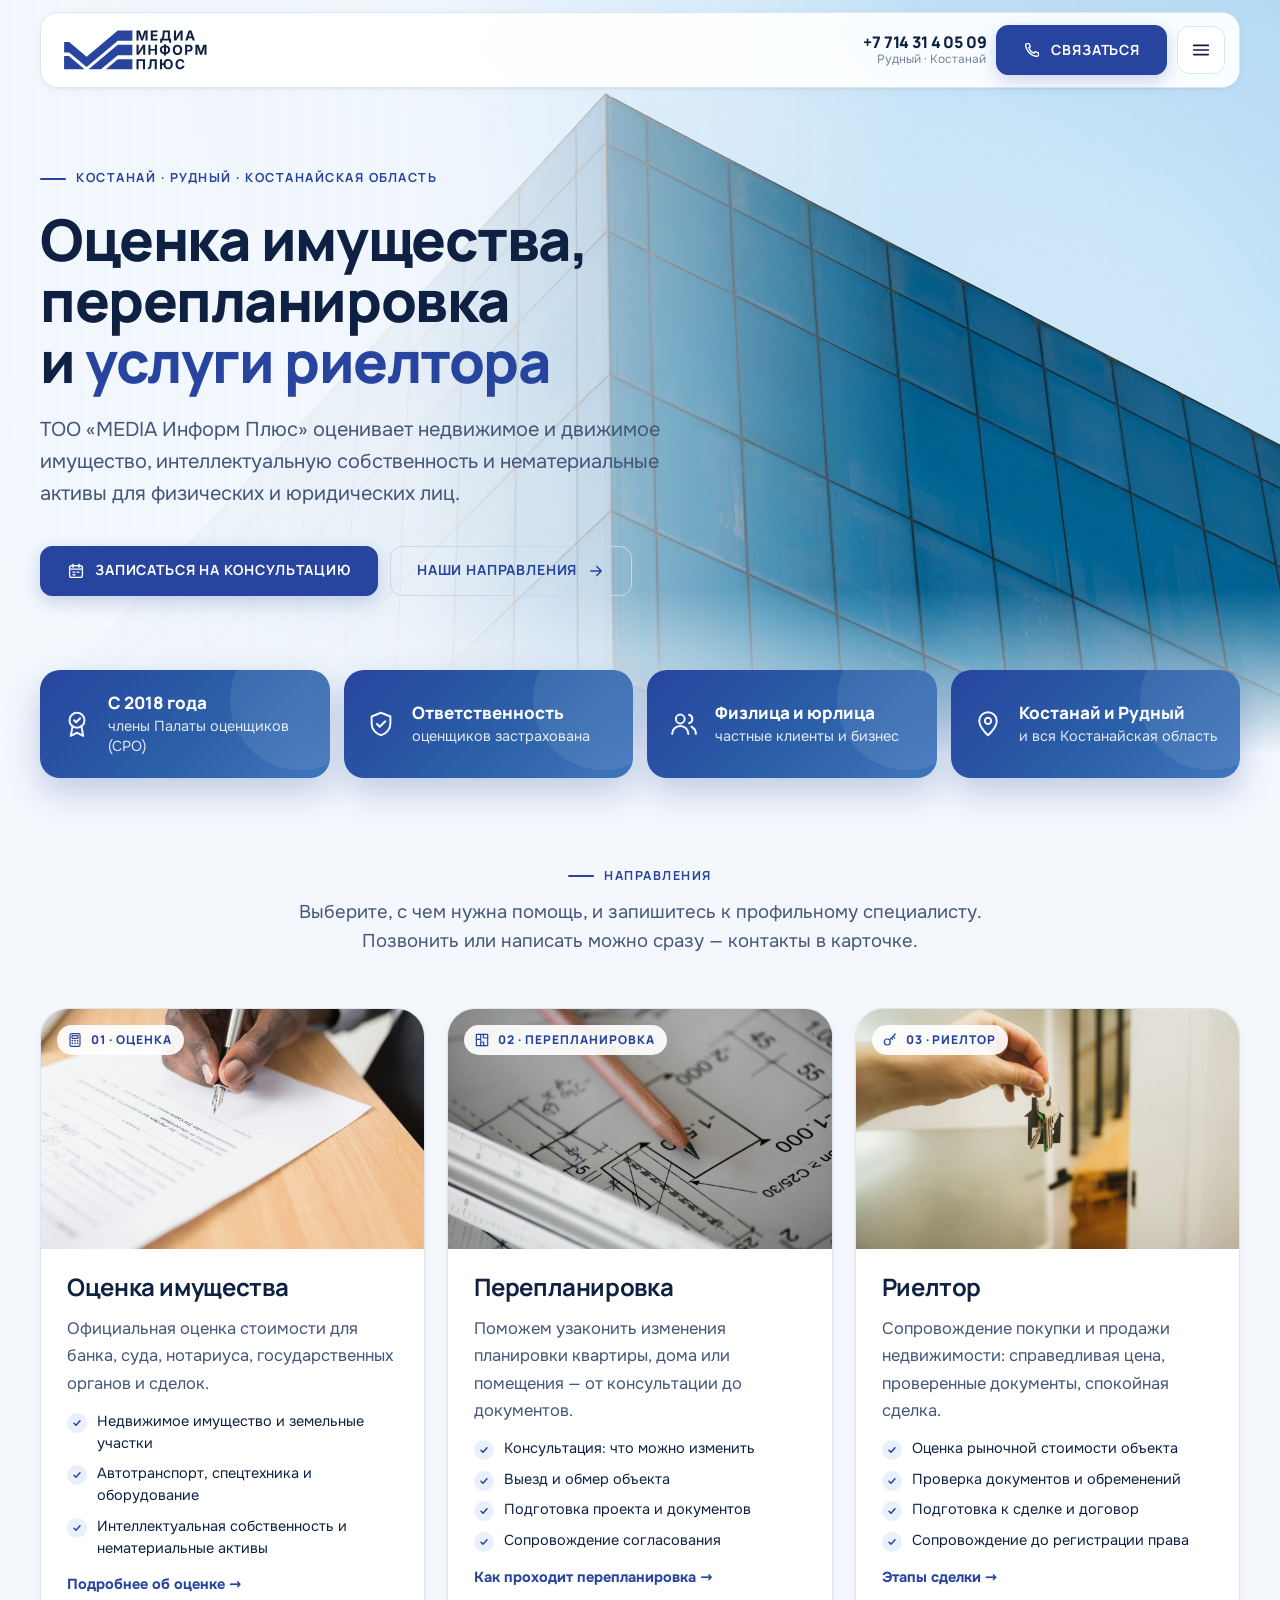
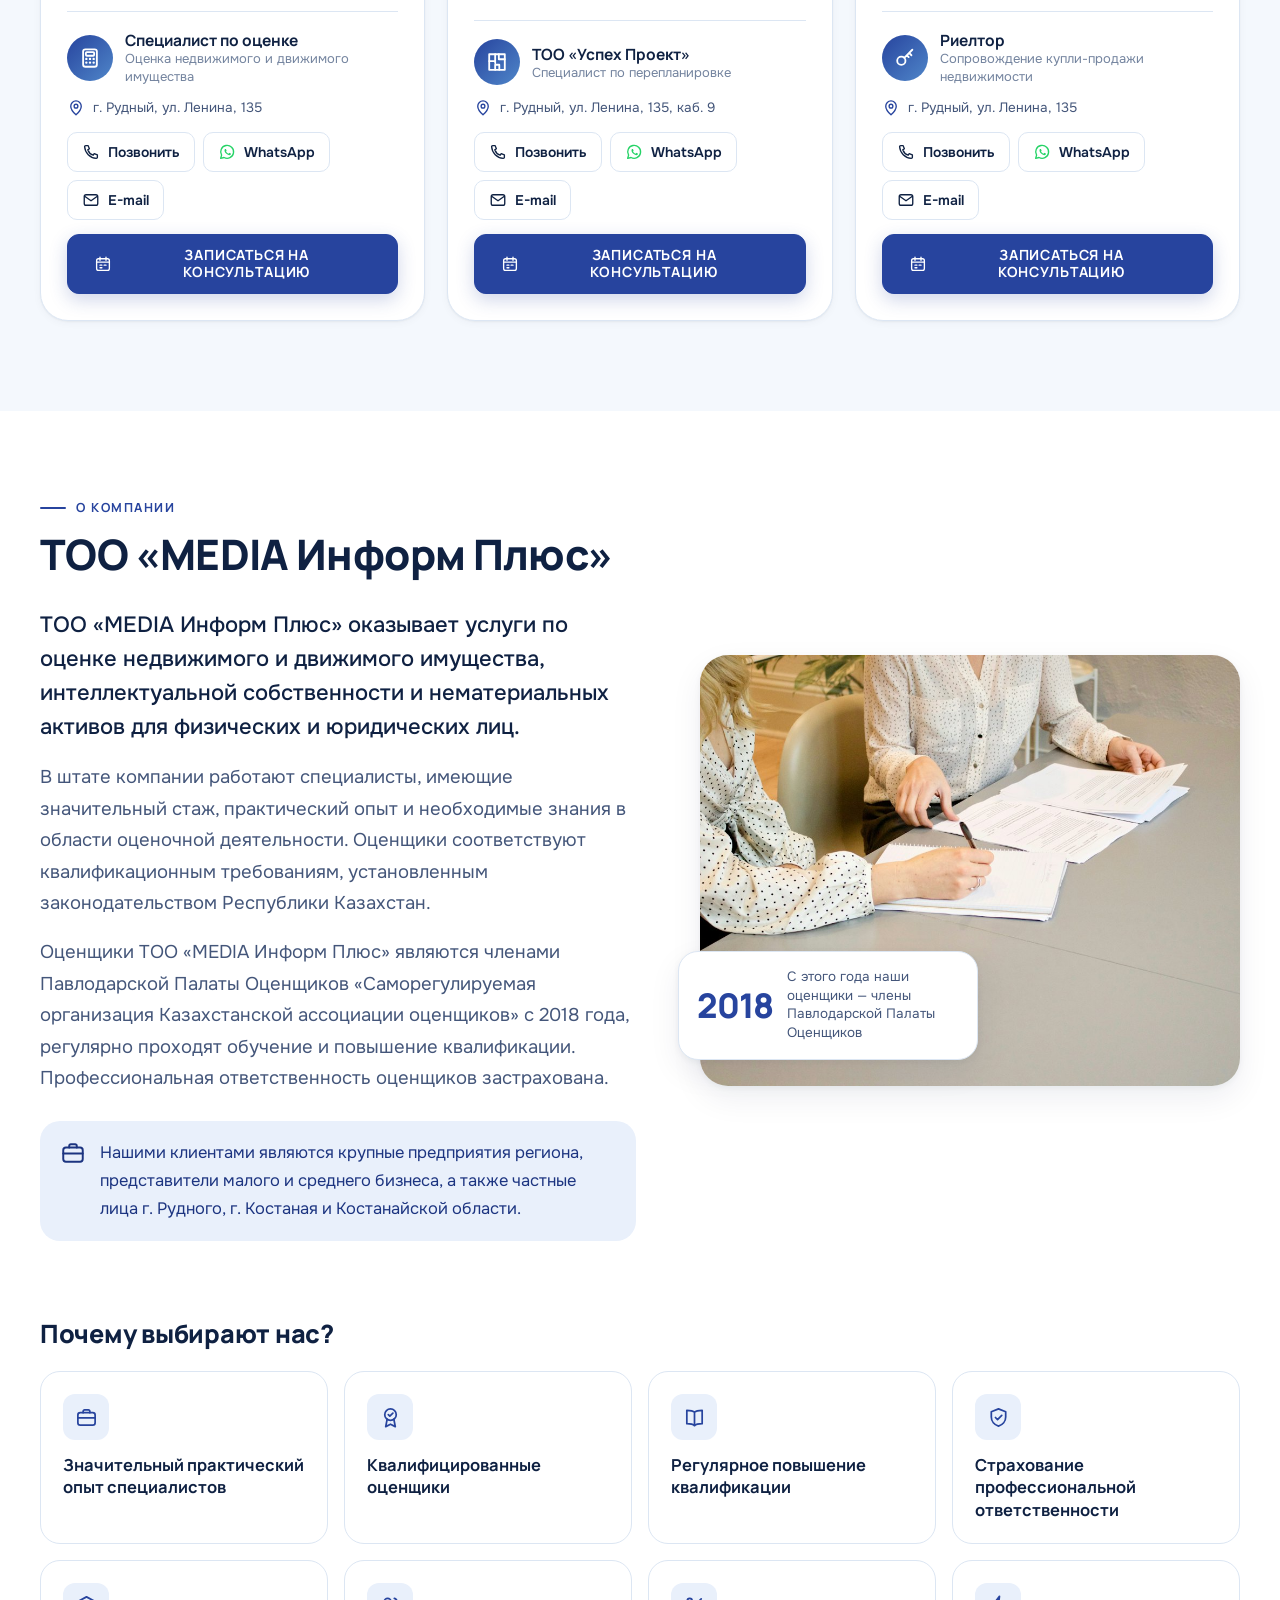
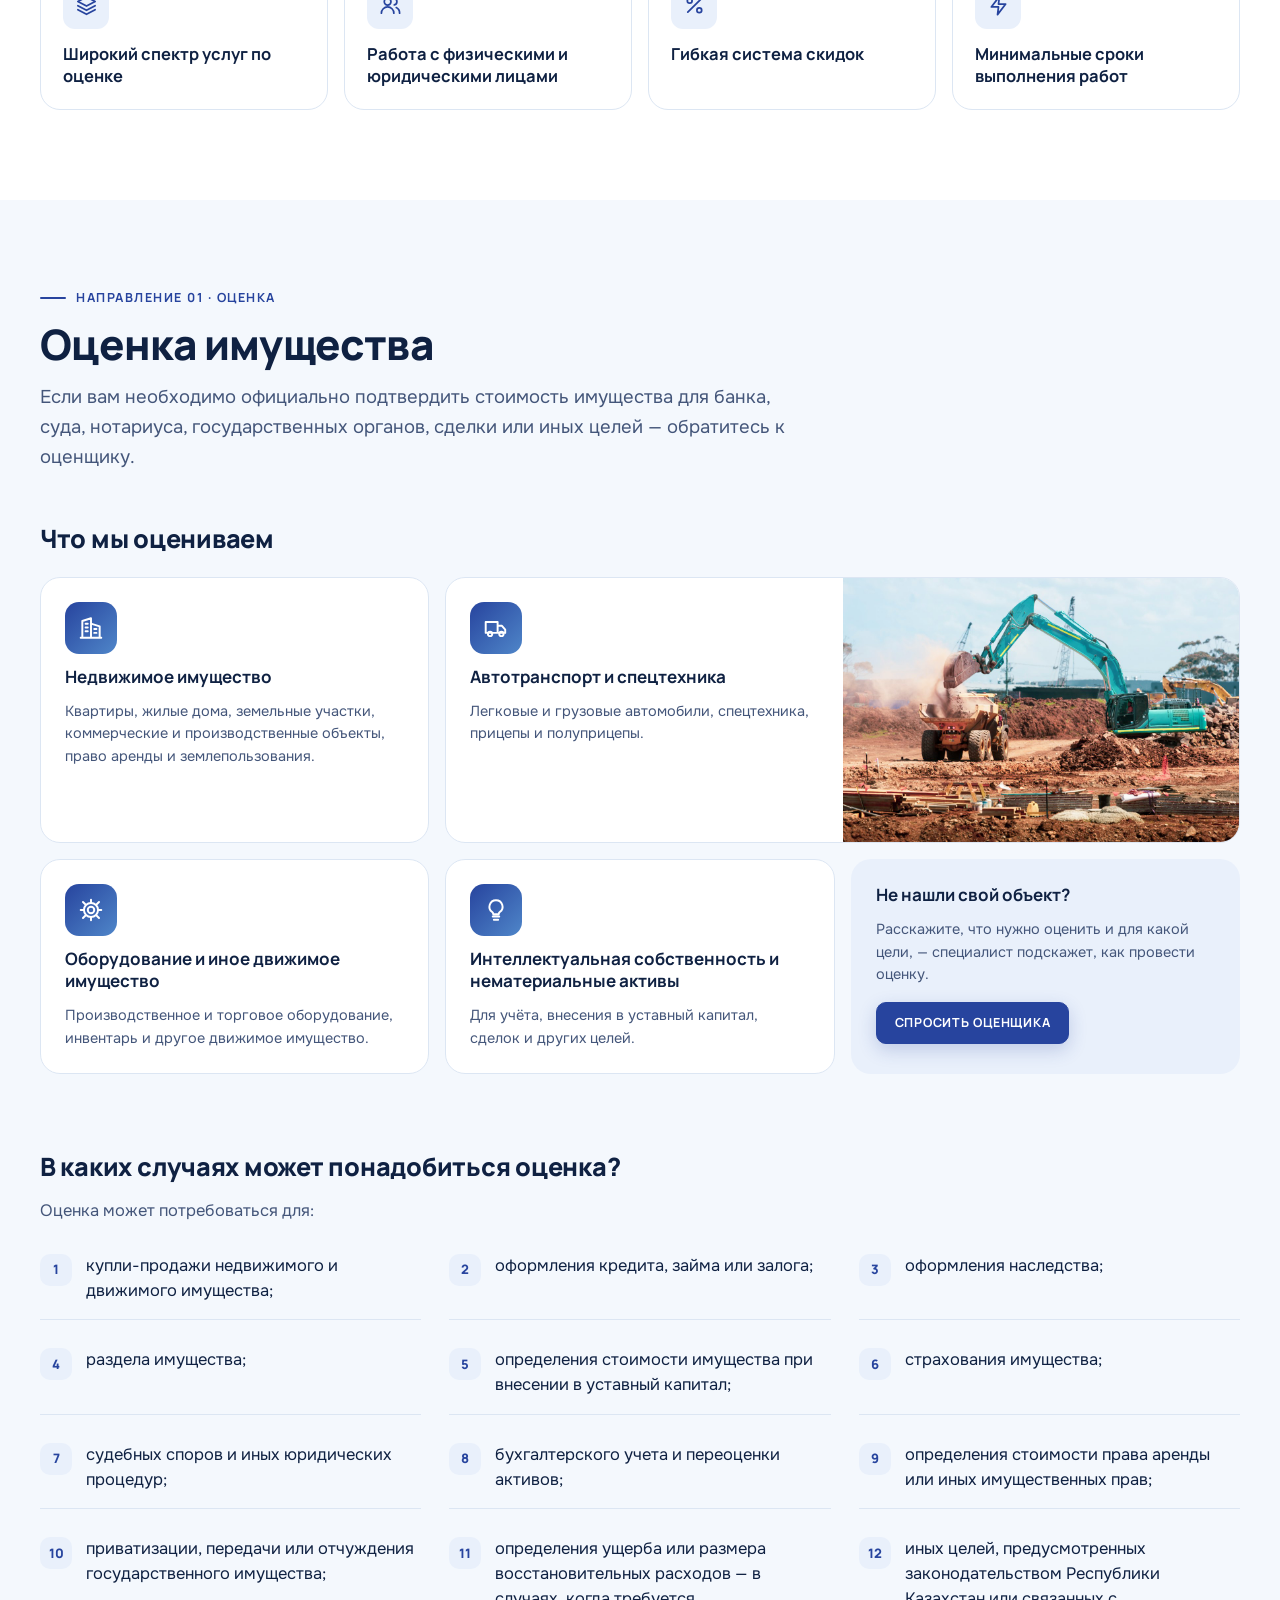
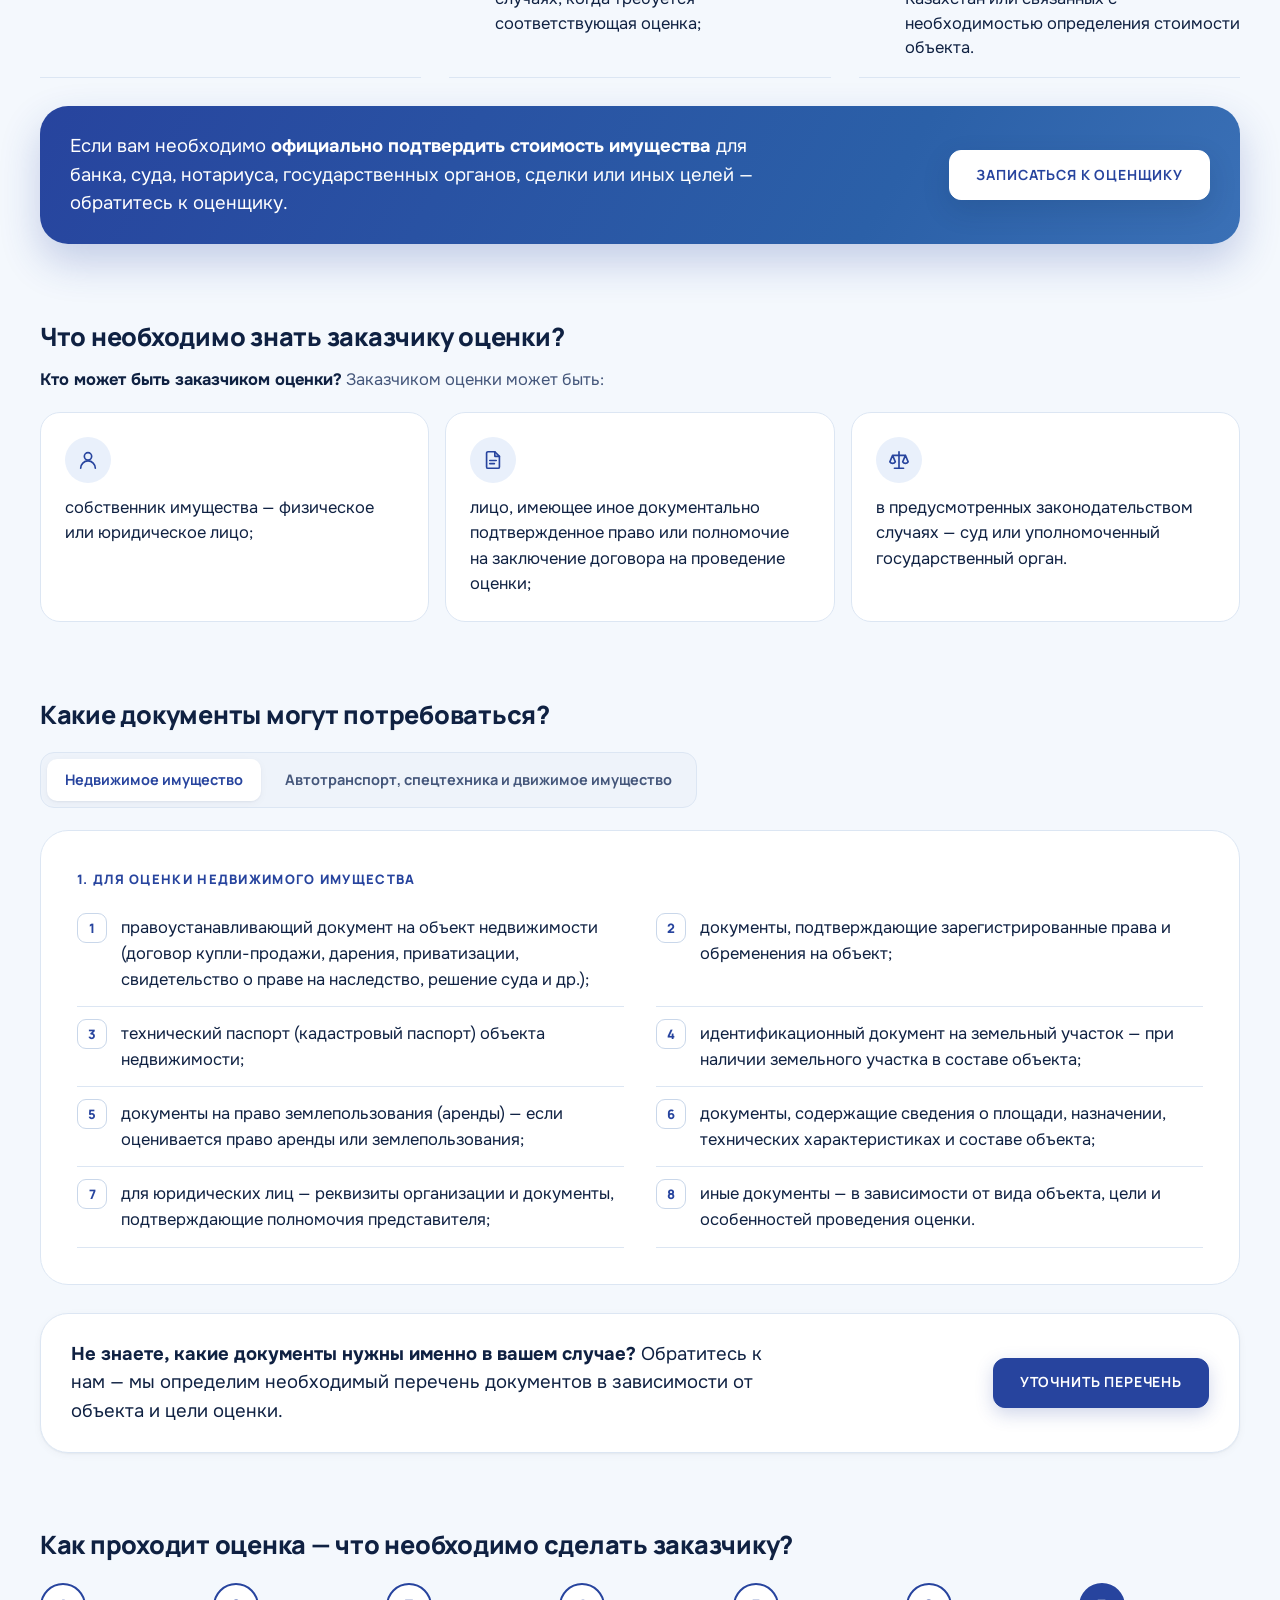
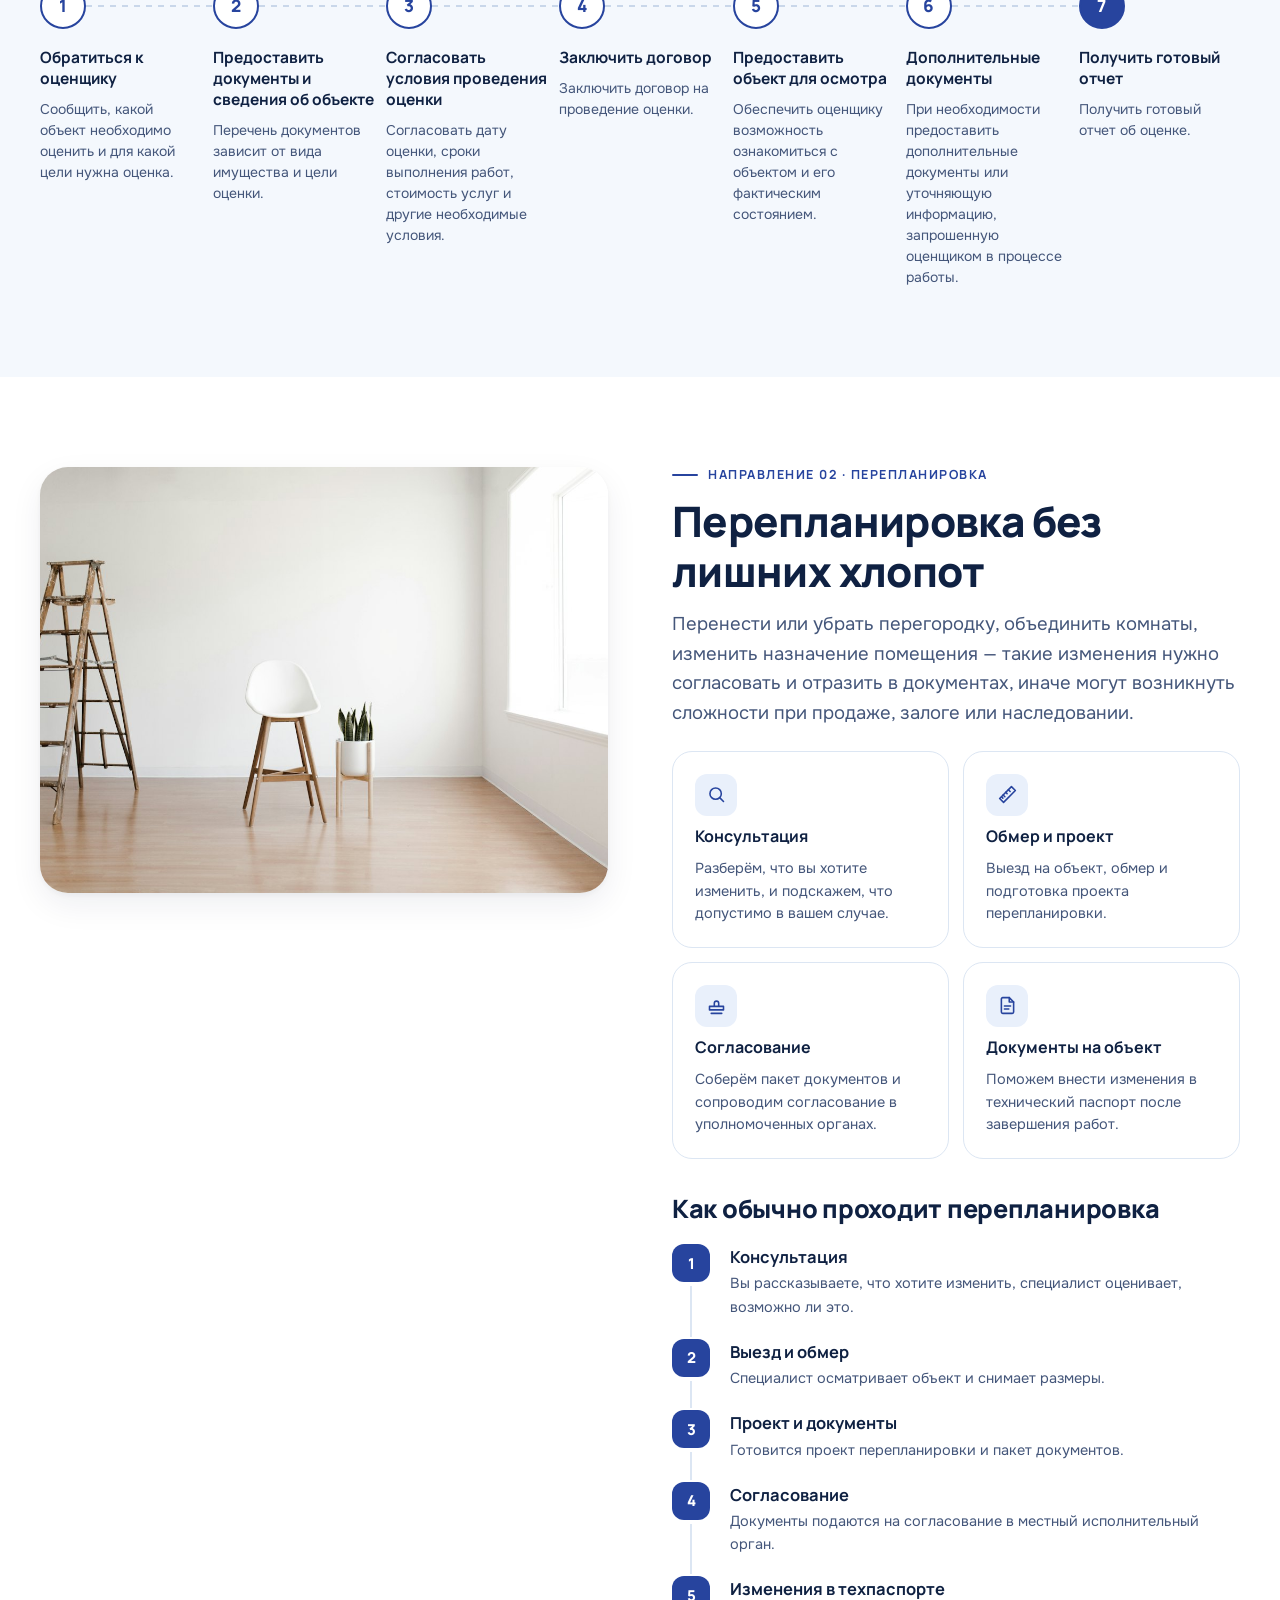
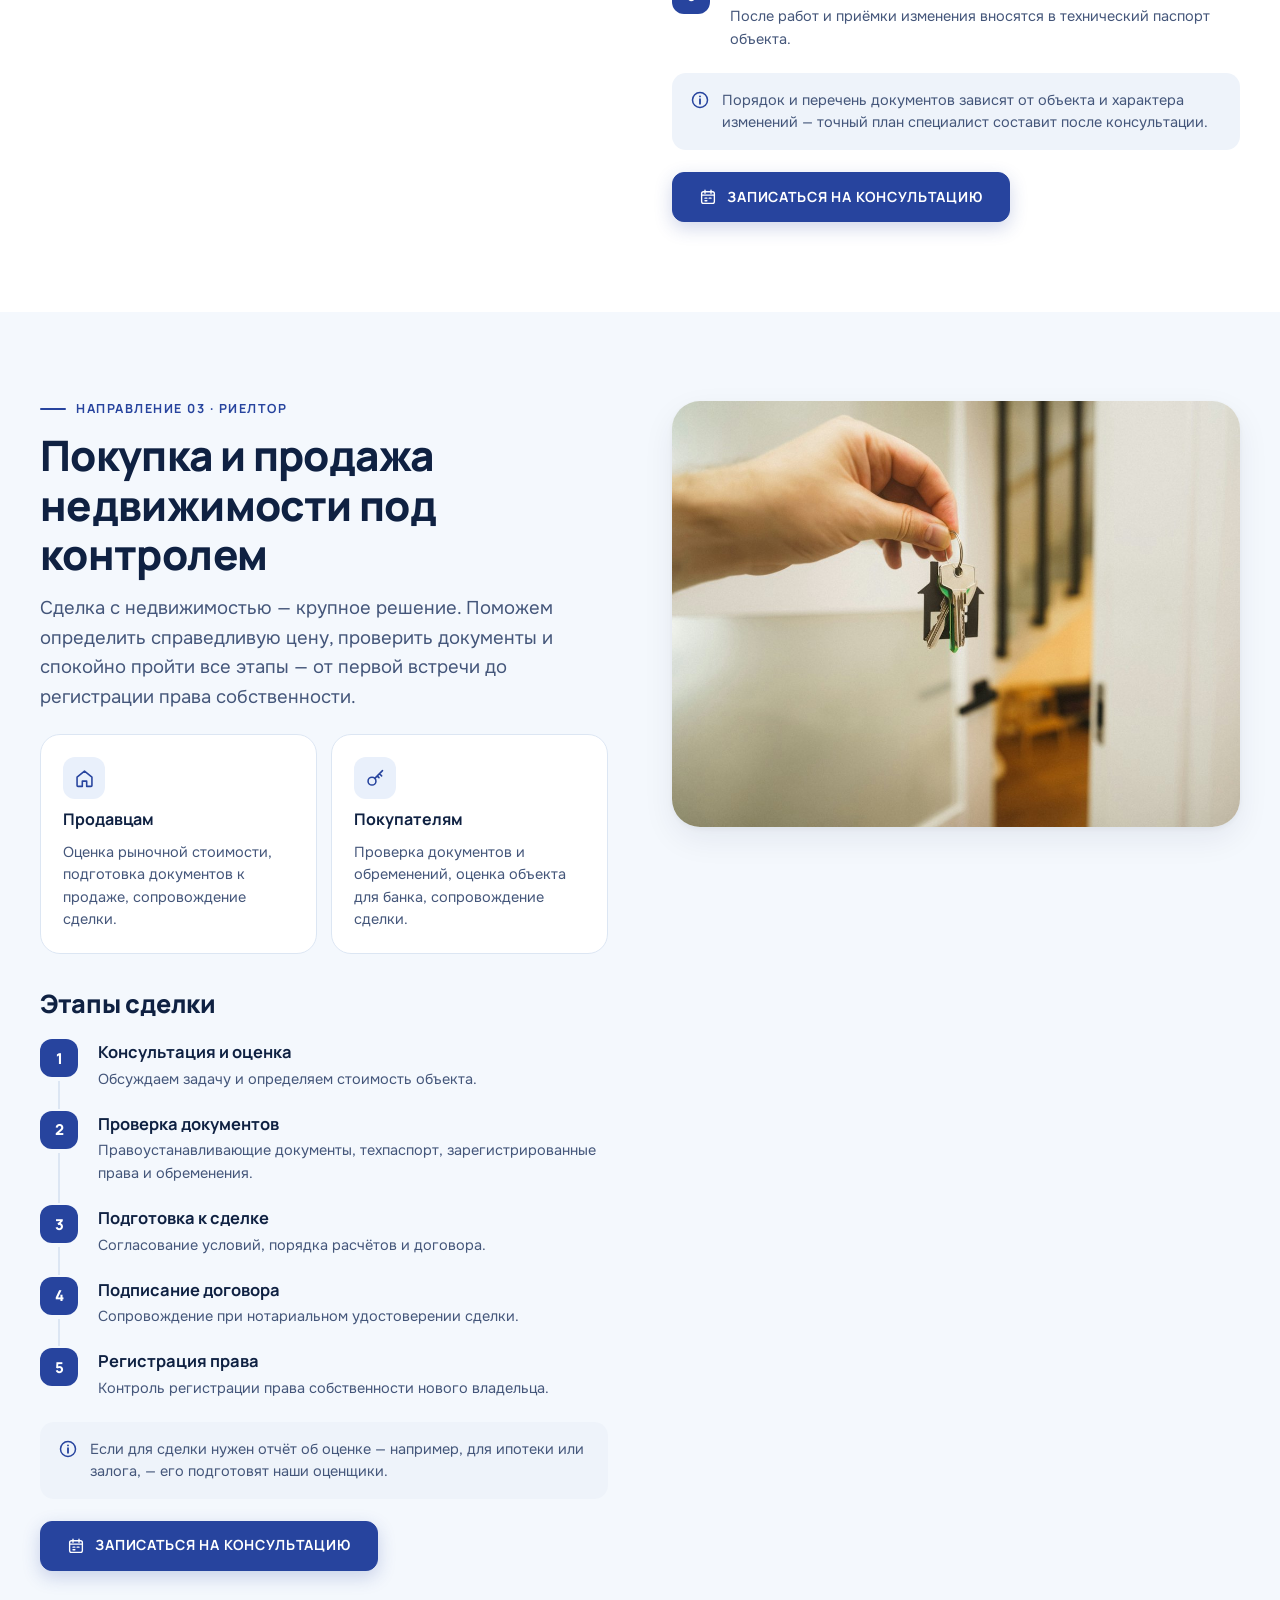
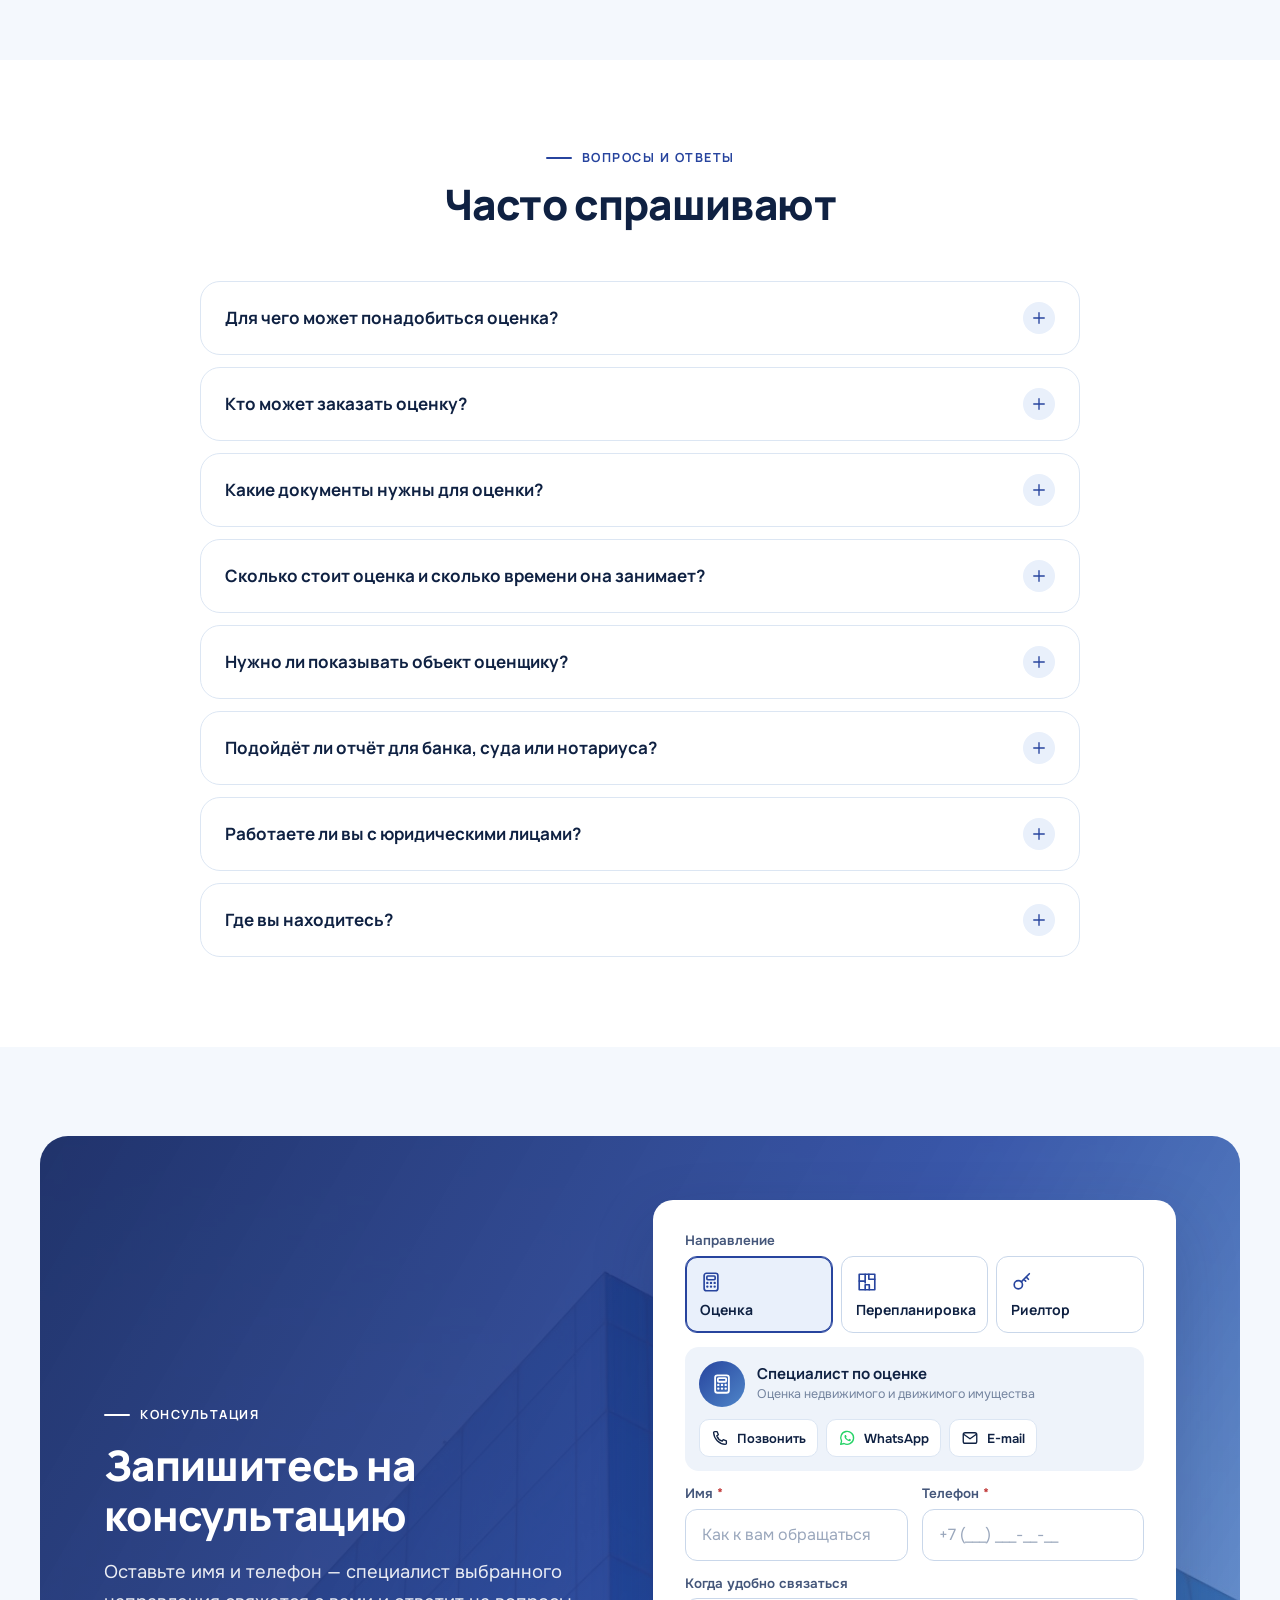
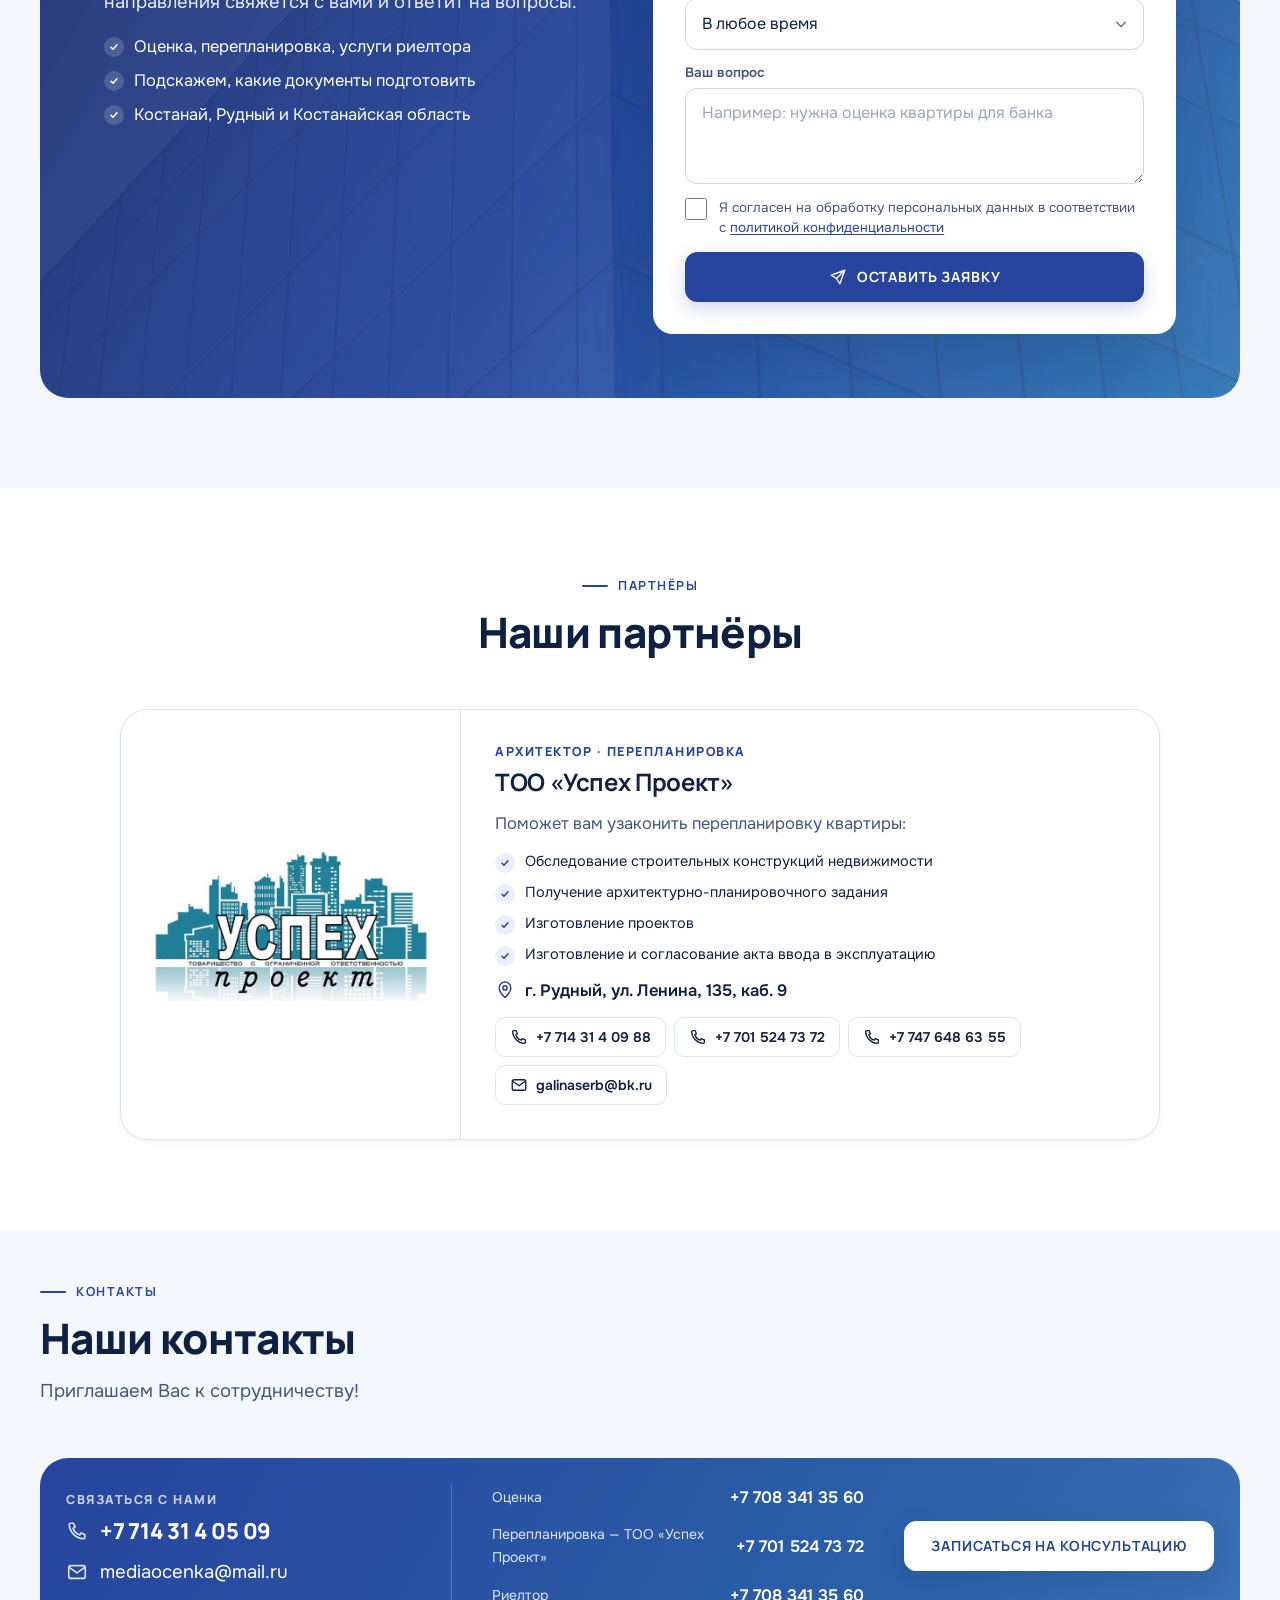
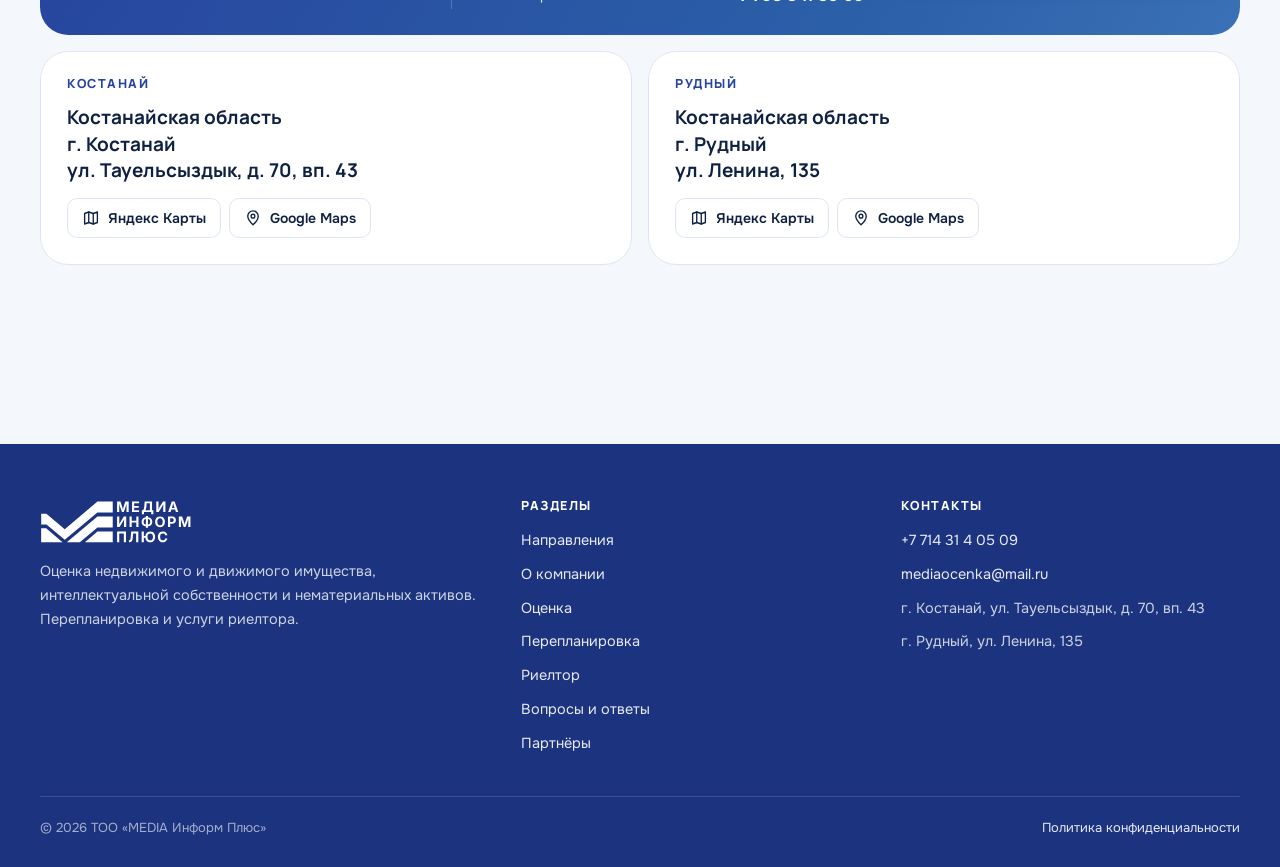
<file: public/index.html>
<!doctype html>
<html lang="ru">
<head>
<meta charset="utf-8">
<meta name="viewport" content="width=device-width, initial-scale=1, viewport-fit=cover">
<meta name="theme-color" content="#F4F8FD">
<title data-edit="seo.title">MEDIA Информ Плюс — оценка имущества, перепланировка, услуги риелтора · Костанай, Рудный</title>
<meta name="description" data-edit-attr="seo.description" content="ТОО «MEDIA Информ Плюс»: оценка недвижимого и движимого имущества, интеллектуальной собственности и нематериальных активов, перепланировка и услуги риелтора. Костанай, Рудный, Костанайская область.">
<meta property="og:type" content="website">
<meta property="og:title" data-edit-attr="seo.title" content="MEDIA Информ Плюс — оценка, перепланировка, услуги риелтора">
<meta property="og:description" data-edit-attr="seo.description" content="Оценка недвижимого и движимого имущества для банка, суда, нотариуса и сделок. Костанай и Рудный.">
<meta property="og:image" data-edit-img-meta="hero" content="img/photo/hero-1200.jpg">
<meta property="og:locale" content="ru_RU">
<link rel="icon" href="favicon.svg" type="image/svg+xml">
<link rel="preload" href="fonts/manrope-cyrillic.woff2" as="font" type="font/woff2" crossorigin>
<link rel="preload" href="fonts/onest-cyrillic.woff2" as="font" type="font/woff2" crossorigin>
<link rel="preload" as="image" data-edit-img-preload="hero" href="img/photo/hero.jpg" imagesrcset="img/photo/hero-1200.jpg 1200w, img/photo/hero.jpg 2400w" imagesizes="100vw">
<link rel="stylesheet" href="styles.css">
<script type="application/ld+json">
{"@context":"https://schema.org","@type":"ProfessionalService","name":"ТОО «MEDIA Информ Плюс»","description":"Оценка недвижимого и движимого имущества, интеллектуальной собственности и нематериальных активов, перепланировка, услуги риелтора.","telephone":"+77143140509","email":"mediaocenka@mail.ru","areaServed":"Костанайская область","address":[{"@type":"PostalAddress","addressCountry":"KZ","addressRegion":"Костанайская область","addressLocality":"Костанай","streetAddress":"ул. Тауельсыздык, д. 70, вп. 43"},{"@type":"PostalAddress","addressCountry":"KZ","addressRegion":"Костанайская область","addressLocality":"Рудный","streetAddress":"ул. Ленина, 135"}]}
</script>
</head>
<body>
<svg width="0" height="0" style="position:absolute" aria-hidden="true">
  <symbol id="i-phone" viewBox="0 0 24 24"><path d="M5 3.5h3.2l1.6 4.2-2.1 1.4a11.5 11.5 0 0 0 7.2 7.2l1.4-2.1 4.2 1.6V19a1.5 1.5 0 0 1-1.6 1.5A16.6 16.6 0 0 1 3.5 5.1 1.5 1.5 0 0 1 5 3.5z"/></symbol>
  <symbol id="i-wa" viewBox="0 0 24 24"><path d="M3.6 20.4l1.2-4.2A8.6 8.6 0 1 1 8 19.3z"/><path d="M9 8.4c.2-.4.4-.4.7-.4h.5c.2 0 .4 0 .5.4l.7 1.6c.1.2 0 .4-.1.6l-.5.6c-.1.1-.2.3 0 .5a6 6 0 0 0 2.9 2.5c.2.1.4 0 .5-.1l.7-.8c.2-.2.3-.2.5-.1l1.6.8c.2.1.3.2.3.4 0 .5-.2 1.1-.6 1.4-.5.4-1.2.6-1.9.5-1.4-.3-2.8-1-4-2.2-1-1-1.8-2.2-2.1-3.5-.1-.8.1-1.6.4-2.2z" fill="currentColor" stroke="none"/></symbol>
  <symbol id="i-tg" viewBox="0 0 24 24"><path d="M21 4.6L3.4 11.5c-.8.3-.8 1.4 0 1.7l4.3 1.5 1.7 5.2c.2.7 1.1.9 1.6.4l2.5-2.4 4.4 3.2c.6.5 1.5.1 1.7-.7l2.9-14c.2-.9-.7-1.6-1.5-1.3z"/><path d="M7.7 14.7l9.6-6.6-6.5 7.4"/></symbol>
  <symbol id="i-ig" viewBox="0 0 24 24"><rect x="3.5" y="3.5" width="17" height="17" rx="5"/><circle cx="12" cy="12" r="4"/><circle cx="17.2" cy="6.8" r=".6" fill="currentColor"/></symbol>
  <symbol id="i-mail" viewBox="0 0 24 24"><rect x="3" y="5" width="18" height="14" rx="2.5"/><path d="M3.5 7l8.5 6 8.5-6"/></symbol>
  <symbol id="i-pin" viewBox="0 0 24 24"><path d="M12 21s-7-6.2-7-11.5a7 7 0 0 1 14 0C19 14.8 12 21 12 21z"/><circle cx="12" cy="9.5" r="2.5"/></symbol>
  <symbol id="i-clock" viewBox="0 0 24 24"><circle cx="12" cy="12" r="9"/><path d="M12 7v5l3 2"/></symbol>
  <symbol id="i-calendar" viewBox="0 0 24 24"><rect x="3.5" y="5" width="17" height="15.5" rx="2.5"/><path d="M3.5 9.5h17M8 3v4M16 3v4M8 13.5h2.5M13.5 13.5H16M8 17h2.5"/></symbol>
  <symbol id="i-arrow" viewBox="0 0 24 24"><path d="M5 12h14M13 6l6 6-6 6"/></symbol>
  <symbol id="i-check" viewBox="0 0 24 24"><path d="M5 12.5l4.5 4.5L19 7.5"/></symbol>
  <symbol id="i-plus" viewBox="0 0 24 24"><path d="M12 5v14M5 12h14"/></symbol>
  <symbol id="i-x" viewBox="0 0 24 24"><path d="M6 6l12 12M18 6L6 18"/></symbol>
  <symbol id="i-menu" viewBox="0 0 24 24"><path d="M4 7h16M4 12h16M4 17h16"/></symbol>
  <symbol id="i-send" viewBox="0 0 24 24"><path d="M21 3L10 14M21 3l-6.5 18-4.5-7-7-4.5z"/></symbol>
  <symbol id="i-calc" viewBox="0 0 24 24"><rect x="4.5" y="2.5" width="15" height="19" rx="2.5"/><rect x="7.5" y="5.5" width="9" height="4" rx="1"/><path d="M8 13h.01M12 13h.01M16 13h.01M8 17h.01M12 17h.01M16 17h.01" stroke-width="2.6"/></symbol>
  <symbol id="i-plan" viewBox="0 0 24 24"><path d="M3.5 3.5h17v17h-17z"/><path d="M3.5 11h6.5V3.5M14 3.5V9h6.5M10 20.5V15h4.5M14.5 15v5.5M10 11v2"/></symbol>
  <symbol id="i-key" viewBox="0 0 24 24"><circle cx="8" cy="15" r="4.5"/><path d="M11.2 11.8L20 3M16.5 6.5l2.5 2.5M14 9l2 2"/></symbol>
  <symbol id="i-award" viewBox="0 0 24 24"><circle cx="12" cy="9" r="6"/><path d="M8.5 13.8L7 21.5l5-2.5 5 2.5-1.5-7.7"/><path d="M9.7 9l1.6 1.6L14.5 7.4"/></symbol>
  <symbol id="i-shield" viewBox="0 0 24 24"><path d="M12 3l7.5 3v5.5c0 4.6-3.2 8.3-7.5 9.5-4.3-1.2-7.5-4.9-7.5-9.5V6z"/><path d="M8.8 12l2.2 2.2 4.4-4.4"/></symbol>
  <symbol id="i-users" viewBox="0 0 24 24"><circle cx="9" cy="8" r="3.5"/><path d="M2.5 20a6.5 6.5 0 0 1 13 0M16 4.6a3.5 3.5 0 0 1 0 6.8M18 14.2a6.5 6.5 0 0 1 3.5 5.8"/></symbol>
  <symbol id="i-map" viewBox="0 0 24 24"><path d="M9 4L3.5 6v14L9 18l6 2 5.5-2V4L15 6z"/><path d="M9 4v14M15 6v14"/></symbol>
  <symbol id="i-building" viewBox="0 0 24 24"><path d="M4 21V5.5L12 3v18M12 8l8 2.5V21M2.5 21h19"/><path d="M7 8h2M7 11.5h2M7 15h2M15 13h2M15 16.5h2"/></symbol>
  <symbol id="i-truck" viewBox="0 0 24 24"><path d="M2.5 6.5h11v10h-11zM13.5 10h4l3 3.5v3h-7"/><circle cx="6.5" cy="17.5" r="2"/><circle cx="17" cy="17.5" r="2"/></symbol>
  <symbol id="i-cog" viewBox="0 0 24 24"><circle cx="12" cy="12" r="3"/><path d="M12 2.5v3M12 18.5v3M4.6 4.6l2.1 2.1M17.3 17.3l2.1 2.1M2.5 12h3M18.5 12h3M4.6 19.4l2.1-2.1M17.3 6.7l2.1-2.1"/><circle cx="12" cy="12" r="6.5"/></symbol>
  <symbol id="i-bulb" viewBox="0 0 24 24"><path d="M9 18h6M10 21h4M12 3a6 6 0 0 0-3.5 10.9c.6.5 1 1.2 1 2V16h5v-.1c0-.8.4-1.5 1-2A6 6 0 0 0 12 3z"/></symbol>
  <symbol id="i-doc" viewBox="0 0 24 24"><path d="M14 3H6.5A1.5 1.5 0 0 0 5 4.5v15A1.5 1.5 0 0 0 6.5 21h11a1.5 1.5 0 0 0 1.5-1.5V8z"/><path d="M14 3v5h5M8.5 12.5h7M8.5 16h5"/></symbol>
  <symbol id="i-book" viewBox="0 0 24 24"><path d="M12 6.5C10.5 5 8 4.5 4 4.5v14c4 0 6.5.5 8 2 1.5-1.5 4-2 8-2v-14c-4 0-6.5.5-8 2zM12 6.5v14"/></symbol>
  <symbol id="i-layers" viewBox="0 0 24 24"><path d="M12 3l9 4.8-9 4.8-9-4.8z"/><path d="M3 12.2l9 4.8 9-4.8M3 16.4l9 4.8 9-4.8"/></symbol>
  <symbol id="i-briefcase" viewBox="0 0 24 24"><rect x="3" y="7" width="18" height="13" rx="2.5"/><path d="M8.5 7V5.5A1.5 1.5 0 0 1 10 4h4a1.5 1.5 0 0 1 1.5 1.5V7M3 12.5h18"/></symbol>
  <symbol id="i-percent" viewBox="0 0 24 24"><path d="M19 5L5 19"/><circle cx="7" cy="7" r="2.5"/><circle cx="17" cy="17" r="2.5"/></symbol>
  <symbol id="i-bolt" viewBox="0 0 24 24"><path d="M13 2.5L4.5 13.5H12L11 21.5l8.5-11H12z"/></symbol>
  <symbol id="i-user" viewBox="0 0 24 24"><circle cx="12" cy="8" r="4"/><path d="M4 21a8 8 0 0 1 16 0"/></symbol>
  <symbol id="i-scale" viewBox="0 0 24 24"><path d="M12 3v18M7 21h10M5 7h14M5 7l-3 7a3.5 3.5 0 0 0 6 0zM19 7l-3 7a3.5 3.5 0 0 0 6 0z"/></symbol>
  <symbol id="i-info" viewBox="0 0 24 24"><circle cx="12" cy="12" r="9"/><path d="M12 11v5.5M12 7.6v.1" stroke-width="2.2"/></symbol>
  <symbol id="i-ruler" viewBox="0 0 24 24"><path d="M3 16.5L16.5 3 21 7.5 7.5 21z"/><path d="M7 12.5l2 2M10 9.5l1.5 1.5M13 6.5l2 2M5.5 15l1.2 1.2"/></symbol>
  <symbol id="i-home" viewBox="0 0 24 24"><path d="M3.5 10.5L12 3.5l8.5 7V20a1 1 0 0 1-1 1h-5v-6h-5v6h-5a1 1 0 0 1-1-1z"/></symbol>
  <symbol id="i-stamp" viewBox="0 0 24 24"><path d="M9.5 13V9.5a2.5 2.5 0 1 1 5 0V13M4 13h16v4H4zM6 21h12"/></symbol>
  <symbol id="i-search" viewBox="0 0 24 24"><circle cx="11" cy="11" r="6.5"/><path d="M20 20l-4.4-4.4"/></symbol>
  <symbol id="i-chevron" viewBox="0 0 24 24"><path d="M9 6l6 6-6 6"/></symbol>
</svg>

<header class="header">
  <div class="wrap">
    <div class="bar">
      <a class="logo" href="#top" aria-label="MEDIA Информ Плюс — на главную"><img src="img/logo.svg" alt="Медиа Информ Плюс" width="145" height="42"></a>
      <nav class="nav" aria-label="Разделы">
        <a href="#dirs" data-edit="nav.dirs">Направления</a>
        <a href="#about" data-edit="nav.about">О компании</a>
        <a href="#valuation" data-edit="nav.valuation">Оценка</a>
        <a href="#replan" data-edit="nav.replan">Перепланировка</a>
        <a href="#deals" data-edit="nav.deals">Риелтор</a>
        <a href="#contacts" data-edit="nav.contacts">Контакты</a>
      </nav>
      <div class="tools">
        <a class="h-phone" href="tel:+77143140509" data-co-phone><b>+7 714 31 4 05 09</b><span>Рудный · Костанай</span></a>
        <button class="btn btn-contact" type="button" data-contact><svg class="ic" aria-hidden="true"><use href="#i-phone"/></svg><span class="txt">Связаться</span></button>
        <button class="burger" type="button" data-menu aria-expanded="false" aria-controls="mnav" aria-label="Открыть меню"><svg class="ic" aria-hidden="true"><use href="#i-menu"/></svg></button>
      </div>
    </div>
  </div>
</header>

<div class="mnav" id="mnav" aria-label="Меню">
  <div class="top"><img src="img/logo.svg" alt="Медиа Информ Плюс" width="124" height="36">
    <button class="burger" type="button" data-menu-close aria-label="Закрыть меню" style="display:inline-flex"><svg class="ic" aria-hidden="true"><use href="#i-x"/></svg></button></div>
  <nav aria-label="Разделы">
    <a href="#dirs"><span data-edit="nav.dirs">Направления</span><svg class="ic" aria-hidden="true"><use href="#i-chevron"/></svg></a>
    <a href="#about"><span data-edit="nav.about">О компании</span><svg class="ic" aria-hidden="true"><use href="#i-chevron"/></svg></a>
    <a href="#valuation"><span data-edit="nav.valuation">Оценка</span><svg class="ic" aria-hidden="true"><use href="#i-chevron"/></svg></a>
    <a href="#replan"><span data-edit="nav.replan">Перепланировка</span><svg class="ic" aria-hidden="true"><use href="#i-chevron"/></svg></a>
    <a href="#deals"><span data-edit="nav.deals">Риелтор</span><svg class="ic" aria-hidden="true"><use href="#i-chevron"/></svg></a>
    <a href="#faq"><span data-edit="nav.faq">Вопросы и ответы</span><svg class="ic" aria-hidden="true"><use href="#i-chevron"/></svg></a>
    <a href="#partners"><span data-edit="nav.partners">Партнёры</span><svg class="ic" aria-hidden="true"><use href="#i-chevron"/></svg></a>
    <a href="#contacts"><span data-edit="nav.contacts">Контакты</span><svg class="ic" aria-hidden="true"><use href="#i-chevron"/></svg></a>
  </nav>
  <div class="foot">
    <a class="tel" href="tel:+77143140509" data-co-phone>+7 714 31 4 05 09</a>
    <small data-edit="mnav.addr">Костанай, ул.&nbsp;Тауельсыздык,&nbsp;70 · Рудный, ул.&nbsp;Ленина,&nbsp;135</small>
    <button class="btn block" type="button" data-contact><svg class="ic" aria-hidden="true"><use href="#i-calendar"/></svg>Записаться на консультацию</button>
  </div>
</div>

<main id="top">
  <section class="hero" aria-labelledby="hero-title">
    <div class="bg"><img data-edit-img="hero" src="img/photo/hero.jpg" srcset="img/photo/hero-1200.jpg 1200w, img/photo/hero.jpg 2400w" sizes="100vw" alt="" fetchpriority="high"></div>
    <div class="wrap">
      <div class="inner enter">
        <span class="eyebrow" data-edit="hero.eyebrow">Костанай · Рудный · Костанайская область</span>
        <h1 id="hero-title" data-edit="hero.title" data-edit-rich>Оценка имущества, перепланировка и&nbsp;<em>услуги риелтора</em></h1>
        <p class="lead" data-edit="hero.lead">ТОО «MEDIA Информ Плюс» оценивает недвижимое и движимое имущество, интеллектуальную собственность и нематериальные активы для физических и юридических лиц.</p>
        <div class="actions">
          <button class="btn" type="button" data-contact><svg class="ic" aria-hidden="true"><use href="#i-calendar"/></svg>Записаться на консультацию</button>
          <a class="btn ghost" href="#dirs">Наши направления<svg class="ic" aria-hidden="true"><use href="#i-arrow"/></svg></a>
        </div>
      </div>
    </div>
  </section>

  <div class="facts">
    <div class="wrap">
      <div class="grid reveal-group">
        <div class="fact"><svg class="ic" aria-hidden="true"><use href="#i-award"/></svg><div><b data-edit="facts.1.title">С 2018 года</b><span data-edit="facts.1.text">члены Палаты оценщиков (СРО)</span></div></div>
        <div class="fact"><svg class="ic" aria-hidden="true"><use href="#i-shield"/></svg><div><b data-edit="facts.2.title">Ответственность</b><span data-edit="facts.2.text">оценщиков застрахована</span></div></div>
        <div class="fact"><svg class="ic" aria-hidden="true"><use href="#i-users"/></svg><div><b data-edit="facts.3.title">Физлица и юрлица</b><span data-edit="facts.3.text">частные клиенты и бизнес</span></div></div>
        <div class="fact"><svg class="ic" aria-hidden="true"><use href="#i-pin"/></svg><div><b data-edit="facts.4.title">Костанай и Рудный</b><span data-edit="facts.4.text">и вся Костанайская область</span></div></div>
      </div>
    </div>
  </div>

  <!-- Направления -->
  <section class="section" id="dirs" aria-labelledby="dirs-title">
    <div class="wrap">
      <div class="head center reveal">
        <span class="eyebrow" data-edit="dirs.eyebrow">Направления</span>
        <h2 id="dirs-title" class="sr-only">Направления</h2>
        <p data-edit="dirs.lead">Выберите, с чем нужна помощь, и запишитесь к профильному специалисту. Позвонить или написать можно сразу — контакты в карточке.</p>
      </div>
      <div class="dirs reveal-group">
        <article class="dir">
          <div class="ph"><img data-edit-img="dirs.valuation" src="img/photo/valuation.jpg" alt="Подписание документов" loading="lazy" width="1200" height="800"><span class="num"><svg class="ic" aria-hidden="true"><use href="#i-calc"/></svg><span data-edit="dirs.valuation.label">01 · Оценка</span></span></div>
          <div class="body">
            <h3 data-edit="dirs.valuation.title">Оценка имущества</h3>
            <p class="desc" data-edit="dirs.valuation.desc">Официальная оценка стоимости для банка, суда, нотариуса, государственных органов и сделок.</p>
            <ul class="ticks" data-edit-list="dirs.valuation.ticks">
              <li data-edit-item data-edit-field="t">Недвижимое имущество и земельные участки</li>
              <li data-edit-item data-edit-field="t">Автотранспорт, спецтехника и оборудование</li>
              <li data-edit-item data-edit-field="t">Интеллектуальная собственность и нематериальные активы</li>
            </ul>
            <a href="#valuation" class="small"><b data-edit="dirs.valuation.more">Подробнее об оценке →</b></a>
            <div class="spec" data-spec="valuation"></div>
          </div>
        </article>
        <article class="dir">
          <div class="ph"><img data-edit-img="dirs.replan" src="img/photo/replan.jpg" alt="Чертёж планировки с размерами" loading="lazy" width="1200" height="800"><span class="num"><svg class="ic" aria-hidden="true"><use href="#i-plan"/></svg><span data-edit="dirs.replan.label">02 · Перепланировка</span></span></div>
          <div class="body">
            <h3 data-edit="dirs.replan.title">Перепланировка</h3>
            <p class="desc" data-edit="dirs.replan.desc">Поможем узаконить изменения планировки квартиры, дома или помещения — от консультации до документов.</p>
            <ul class="ticks" data-edit-list="dirs.replan.ticks">
              <li data-edit-item data-edit-field="t">Консультация: что можно изменить</li>
              <li data-edit-item data-edit-field="t">Выезд и обмер объекта</li>
              <li data-edit-item data-edit-field="t">Подготовка проекта и документов</li>
              <li data-edit-item data-edit-field="t">Сопровождение согласования</li>
            </ul>
            <a href="#replan" class="small"><b data-edit="dirs.replan.more">Как проходит перепланировка →</b></a>
            <div class="spec" data-spec="replan"></div>
          </div>
        </article>
        <article class="dir">
          <div class="ph"><img data-edit-img="dirs.deals" src="img/photo/deals.jpg" alt="Ключи от новой квартиры" loading="lazy" width="1200" height="800"><span class="num"><svg class="ic" aria-hidden="true"><use href="#i-key"/></svg><span data-edit="dirs.deals.label">03 · Риелтор</span></span></div>
          <div class="body">
            <h3 data-edit="dirs.deals.title">Риелтор</h3>
            <p class="desc" data-edit="dirs.deals.desc">Сопровождение покупки и продажи недвижимости: справедливая цена, проверенные документы, спокойная сделка.</p>
            <ul class="ticks" data-edit-list="dirs.deals.ticks">
              <li data-edit-item data-edit-field="t">Оценка рыночной стоимости объекта</li>
              <li data-edit-item data-edit-field="t">Проверка документов и обременений</li>
              <li data-edit-item data-edit-field="t">Подготовка к сделке и договор</li>
              <li data-edit-item data-edit-field="t">Сопровождение до регистрации права</li>
            </ul>
            <a href="#deals" class="small"><b data-edit="dirs.deals.more">Этапы сделки →</b></a>
            <div class="spec" data-spec="deals"></div>
          </div>
        </article>
      </div>
    </div>
  </section>

  <!-- О компании -->
  <section class="section white" id="about" aria-labelledby="about-title">
    <div class="wrap">
      <div class="about">
        <div class="reveal">
          <div class="head" style="margin-bottom:28px">
            <span class="eyebrow" data-edit="about.eyebrow">О компании</span>
            <h2 id="about-title" data-edit="about.title">ТОО «MEDIA Информ Плюс»</h2>
          </div>
          <div class="text">
            <p data-edit="about.p1">ТОО «MEDIA Информ Плюс» оказывает услуги по оценке недвижимого и движимого имущества, интеллектуальной собственности и нематериальных активов для физических и юридических лиц.</p>
            <p data-edit="about.p2">В штате компании работают специалисты, имеющие значительный стаж, практический опыт и необходимые знания в области оценочной деятельности. Оценщики соответствуют квалификационным требованиям, установленным законодательством Республики Казахстан.</p>
            <p data-edit="about.p3">Оценщики ТОО «MEDIA Информ Плюс» являются членами Павлодарской Палаты Оценщиков «Саморегулируемая организация Казахстанской ассоциации оценщиков» с 2018 года, регулярно проходят обучение и повышение квалификации. Профессиональная ответственность оценщиков застрахована.</p>
            <div class="clients"><svg class="ic" aria-hidden="true"><use href="#i-briefcase"/></svg><span data-edit="about.clients">Нашими клиентами являются крупные предприятия региона, представители малого и среднего бизнеса, а также частные лица г. Рудного, г. Костаная и Костанайской области.</span></div>
          </div>
        </div>
        <div class="pic reveal">
          <img data-edit-img="about" src="img/photo/consult.jpg" alt="Консультация с клиентом по документам" loading="lazy" width="1200" height="800">
          <div class="badge"><span class="yr" data-edit="about.badge.year">2018</span><span data-edit="about.badge.text">С этого года наши оценщики — члены Павлодарской Палаты Оценщиков</span></div>
        </div>
      </div>

      <div class="block">
        <h3 class="sub reveal" data-edit="about.why.title">Почему выбирают нас?</h3>
        <ul class="why reveal-group" data-edit-list="about.why">
          <li data-edit-item><span class="ic-box"><svg class="ic" aria-hidden="true"><use href="#i-briefcase"/></svg></span><b data-edit-field="t">Значительный практический опыт специалистов</b></li>
          <li data-edit-item><span class="ic-box"><svg class="ic" aria-hidden="true"><use href="#i-award"/></svg></span><b data-edit-field="t">Квалифицированные оценщики</b></li>
          <li data-edit-item><span class="ic-box"><svg class="ic" aria-hidden="true"><use href="#i-book"/></svg></span><b data-edit-field="t">Регулярное повышение квалификации</b></li>
          <li data-edit-item><span class="ic-box"><svg class="ic" aria-hidden="true"><use href="#i-shield"/></svg></span><b data-edit-field="t">Страхование профессиональной ответственности</b></li>
          <li data-edit-item><span class="ic-box"><svg class="ic" aria-hidden="true"><use href="#i-layers"/></svg></span><b data-edit-field="t">Широкий спектр услуг по оценке</b></li>
          <li data-edit-item><span class="ic-box"><svg class="ic" aria-hidden="true"><use href="#i-users"/></svg></span><b data-edit-field="t">Работа с физическими и юридическими лицами</b></li>
          <li data-edit-item><span class="ic-box"><svg class="ic" aria-hidden="true"><use href="#i-percent"/></svg></span><b data-edit-field="t">Гибкая система скидок</b></li>
          <li data-edit-item><span class="ic-box"><svg class="ic" aria-hidden="true"><use href="#i-bolt"/></svg></span><b data-edit-field="t">Минимальные сроки выполнения работ</b></li>
        </ul>
      </div>
    </div>
  </section>

  <!-- Оценка -->
  <section class="section" id="valuation" aria-labelledby="val-title">
    <div class="wrap">
      <div class="head reveal">
        <span class="eyebrow" data-edit="val.eyebrow">Направление 01 · Оценка</span>
        <h2 id="val-title" data-edit="val.title">Оценка имущества</h2>
        <p data-edit="val.lead">Если вам необходимо официально подтвердить стоимость имущества для банка, суда, нотариуса, государственных органов, сделки или иных целей — обратитесь к оценщику.</p>
      </div>

      <div class="block">
        <h3 class="sub reveal" data-edit="val.objects.title">Что мы оцениваем</h3>
        <div class="objects reveal-group">
          <div class="obj"><span class="ic-box"><svg class="ic" aria-hidden="true"><use href="#i-building"/></svg></span><b data-edit="val.obj1.title">Недвижимое имущество</b><p data-edit="val.obj1.text">Квартиры, жилые дома, земельные участки, коммерческие и производственные объекты, право аренды и землепользования.</p></div>
          <div class="obj wide"><div class="t"><span class="ic-box"><svg class="ic" aria-hidden="true"><use href="#i-truck"/></svg></span><b data-edit="val.obj2.title">Автотранспорт и спецтехника</b><p data-edit="val.obj2.text">Легковые и грузовые автомобили, спецтехника, прицепы и полуприцепы.</p></div><img data-edit-img="val.movable" src="img/photo/movable.jpg" alt="Спецтехника на строительной площадке" loading="lazy" width="1200" height="800"></div>
          <div class="obj"><span class="ic-box"><svg class="ic" aria-hidden="true"><use href="#i-cog"/></svg></span><b data-edit="val.obj3.title">Оборудование и иное движимое имущество</b><p data-edit="val.obj3.text">Производственное и торговое оборудование, инвентарь и другое движимое имущество.</p></div>
          <div class="obj"><span class="ic-box"><svg class="ic" aria-hidden="true"><use href="#i-bulb"/></svg></span><b data-edit="val.obj4.title">Интеллектуальная собственность и нематериальные активы</b><p data-edit="val.obj4.text">Для учёта, внесения в уставный капитал, сделок и других целей.</p></div>
          <div class="obj ask"><b data-edit="val.ask.title">Не нашли свой объект?</b><p data-edit="val.ask.text">Расскажите, что нужно оценить и для какой цели, — специалист подскажет, как провести оценку.</p><button class="btn sm" type="button" data-contact="valuation">Спросить оценщика</button></div>
        </div>
      </div>

      <div class="block">
        <h3 class="sub reveal" data-edit="val.purposes.title">В каких случаях может понадобиться оценка?</h3>
        <p class="muted reveal" style="margin:-8px 0 14px" data-edit="val.purposes.lead">Оценка может потребоваться для:</p>
        <ol class="purposes reveal-group" data-edit-list="val.purposes">
          <li data-edit-item><span class="n" data-edit-auto>1</span><span data-edit-field="t">купли-продажи недвижимого и движимого имущества;</span></li>
          <li data-edit-item><span class="n" data-edit-auto>2</span><span data-edit-field="t">оформления кредита, займа или залога;</span></li>
          <li data-edit-item><span class="n" data-edit-auto>3</span><span data-edit-field="t">оформления наследства;</span></li>
          <li data-edit-item><span class="n" data-edit-auto>4</span><span data-edit-field="t">раздела имущества;</span></li>
          <li data-edit-item><span class="n" data-edit-auto>5</span><span data-edit-field="t">определения стоимости имущества при внесении в уставный капитал;</span></li>
          <li data-edit-item><span class="n" data-edit-auto>6</span><span data-edit-field="t">страхования имущества;</span></li>
          <li data-edit-item><span class="n" data-edit-auto>7</span><span data-edit-field="t">судебных споров и иных юридических процедур;</span></li>
          <li data-edit-item><span class="n" data-edit-auto>8</span><span data-edit-field="t">бухгалтерского учета и переоценки активов;</span></li>
          <li data-edit-item><span class="n" data-edit-auto>9</span><span data-edit-field="t">определения стоимости права аренды или иных имущественных прав;</span></li>
          <li data-edit-item><span class="n" data-edit-auto>10</span><span data-edit-field="t">приватизации, передачи или отчуждения государственного имущества;</span></li>
          <li data-edit-item><span class="n" data-edit-auto>11</span><span data-edit-field="t">определения ущерба или размера восстановительных расходов — в случаях, когда требуется соответствующая оценка;</span></li>
          <li data-edit-item><span class="n" data-edit-auto>12</span><span data-edit-field="t">иных целей, предусмотренных законодательством Республики Казахстан или связанных с необходимостью определения стоимости объекта.</span></li>
        </ol>
        <div class="callout reveal">
          <p data-edit="val.callout" data-edit-rich>Если вам необходимо <b>официально подтвердить стоимость имущества</b> для банка, суда, нотариуса, государственных органов, сделки или иных целей — обратитесь к оценщику.</p>
          <button class="btn light" type="button" data-contact="valuation">Записаться к оценщику</button>
        </div>
      </div>

      <div class="block">
        <h3 class="sub reveal" data-edit="val.who.title">Что необходимо знать заказчику оценки?</h3>
        <p class="muted reveal" style="margin:-8px 0 18px" data-edit="val.who.lead" data-edit-rich><b>Кто может быть заказчиком оценки?</b> Заказчиком оценки может быть:</p>
        <div class="who-grid reveal-group">
          <div class="who-card"><span class="ic-box"><svg class="ic" aria-hidden="true"><use href="#i-user"/></svg></span><p data-edit="val.who.1">собственник имущества — физическое или юридическое лицо;</p></div>
          <div class="who-card"><span class="ic-box"><svg class="ic" aria-hidden="true"><use href="#i-doc"/></svg></span><p data-edit="val.who.2">лицо, имеющее иное документально подтвержденное право или полномочие на заключение договора на проведение оценки;</p></div>
          <div class="who-card"><span class="ic-box"><svg class="ic" aria-hidden="true"><use href="#i-scale"/></svg></span><p data-edit="val.who.3">в предусмотренных законодательством случаях — суд или уполномоченный государственный орган.</p></div>
        </div>
      </div>

      <div class="block" id="documents">
        <h3 class="sub reveal" data-edit="val.docs.title">Какие документы могут потребоваться?</h3>
        <div class="reveal">
          <div class="tabs" role="tablist" aria-label="Документы для оценки">
            <button type="button" role="tab" id="tab-re" aria-controls="docs-re" aria-selected="true">Недвижимое имущество</button>
            <button type="button" role="tab" id="tab-mv" aria-controls="docs-mv" aria-selected="false" tabindex="-1">Автотранспорт, спецтехника и движимое имущество</button>
          </div>
          <div class="panel" id="docs-re" role="tabpanel" aria-labelledby="tab-re">
            <h4 data-edit="val.docs.re.title">1. Для оценки недвижимого имущества</h4>
            <ol class="docs" data-edit-list="val.docs.re">
              <li data-edit-item data-edit-field="t">правоустанавливающий документ на объект недвижимости (договор купли-продажи, дарения, приватизации, свидетельство о праве на наследство, решение суда и др.);</li>
              <li data-edit-item data-edit-field="t">документы, подтверждающие зарегистрированные права и обременения на объект;</li>
              <li data-edit-item data-edit-field="t">технический паспорт (кадастровый паспорт) объекта недвижимости;</li>
              <li data-edit-item data-edit-field="t">идентификационный документ на земельный участок — при наличии земельного участка в составе объекта;</li>
              <li data-edit-item data-edit-field="t">документы на право землепользования (аренды) — если оценивается право аренды или землепользования;</li>
              <li data-edit-item data-edit-field="t">документы, содержащие сведения о площади, назначении, технических характеристиках и составе объекта;</li>
              <li data-edit-item data-edit-field="t">для юридических лиц — реквизиты организации и документы, подтверждающие полномочия представителя;</li>
              <li data-edit-item data-edit-field="t">иные документы — в зависимости от вида объекта, цели и особенностей проведения оценки.</li>
            </ol>
          </div>
          <div class="panel" id="docs-mv" role="tabpanel" aria-labelledby="tab-mv" hidden>
            <h4 data-edit="val.docs.mv.title">2. Для оценки автотранспорта, спецтехники и иного движимого имущества — основные документы</h4>
            <ol class="docs" data-edit-list="val.docs.mv">
              <li data-edit-item data-edit-field="t">свидетельство о регистрации транспортного средства (техпаспорт);</li>
              <li data-edit-item data-edit-field="t">документ, подтверждающий право собственности на транспортное средство или иное имущество.</li>
            </ol>
            <h4 data-edit="val.docs.opt.title">При наличии</h4>
            <ul class="docs opt" data-edit-list="val.docs.opt">
              <li data-edit-item data-edit-field="t">сведения об идентификационных данных объекта: VIN, номер шасси, кузова, двигателя;</li>
              <li data-edit-item data-edit-field="t">документы с техническими характеристиками объекта;</li>
              <li data-edit-item data-edit-field="t">документы о проведенных ремонтах, замене агрегатов и техническом обслуживании;</li>
              <li data-edit-item data-edit-field="t">сведения о пробеге и/или наработке моточасов;</li>
              <li data-edit-item data-edit-field="t">для спецтехники — документы, содержащие сведения о назначении, грузоподъемности, мощности, производительности и других основных характеристиках;</li>
              <li data-edit-item data-edit-field="t">для прицепов и полуприцепов — свидетельство о регистрации и технические характеристики;</li>
              <li data-edit-item data-edit-field="t">для оборудования и другого движимого имущества — паспорт, руководство по эксплуатации, техническая документация, инвентарная карточка либо иные документы, позволяющие идентифицировать объект;</li>
              <li data-edit-item data-edit-field="t">документы о приобретении, ввозе или передаче имущества;</li>
              <li data-edit-item data-edit-field="t">иные документы и сведения — в зависимости от вида имущества и цели проведения оценки.</li>
            </ul>
          </div>
        </div>
        <div class="callout soft reveal">
          <p data-edit="val.docs.callout" data-edit-rich><b>Не знаете, какие документы нужны именно в вашем случае?</b> Обратитесь к нам — мы определим необходимый перечень документов в зависимости от объекта и цели оценки.</p>
          <button class="btn" type="button" data-contact="valuation">Уточнить перечень</button>
        </div>
      </div>

      <div class="block">
        <h3 class="sub reveal" data-edit="val.steps.title">Как проходит оценка — что необходимо сделать заказчику?</h3>
        <ol class="steps reveal-group" data-edit-list="val.steps">
          <li data-edit-item><b data-edit-field="title">Обратиться к оценщику</b><p data-edit-field="text">Сообщить, какой объект необходимо оценить и для какой цели нужна оценка.</p></li>
          <li data-edit-item><b data-edit-field="title">Предоставить документы и сведения об объекте</b><p data-edit-field="text">Перечень документов зависит от вида имущества и цели оценки.</p></li>
          <li data-edit-item><b data-edit-field="title">Согласовать условия проведения оценки</b><p data-edit-field="text">Согласовать дату оценки, сроки выполнения работ, стоимость услуг и другие необходимые условия.</p></li>
          <li data-edit-item><b data-edit-field="title">Заключить договор</b><p data-edit-field="text">Заключить договор на проведение оценки.</p></li>
          <li data-edit-item><b data-edit-field="title">Предоставить объект для осмотра</b><p data-edit-field="text">Обеспечить оценщику возможность ознакомиться с объектом и его фактическим состоянием.</p></li>
          <li data-edit-item><b data-edit-field="title">Дополнительные документы</b><p data-edit-field="text">При необходимости предоставить дополнительные документы или уточняющую информацию, запрошенную оценщиком в процессе работы.</p></li>
          <li data-edit-item><b data-edit-field="title">Получить готовый отчет</b><p data-edit-field="text">Получить готовый отчет об оценке.</p></li>
        </ol>
      </div>
    </div>
  </section>

  <!-- Перепланировка -->
  <section class="section white" id="replan" aria-labelledby="replan-title">
    <div class="wrap">
      <div class="split">
        <div class="pic reveal"><img data-edit-img="replan" src="img/photo/room.jpg" alt="Светлая комната после ремонта" loading="lazy" width="1200" height="800"></div>
        <div class="stack">
          <div class="head reveal" style="margin-bottom:0">
            <span class="eyebrow" data-edit="replan.eyebrow">Направление 02 · Перепланировка</span>
            <h2 id="replan-title" data-edit="replan.title">Перепланировка без лишних хлопот</h2>
            <p data-edit="replan.lead">Перенести или убрать перегородку, объединить комнаты, изменить назначение помещения — такие изменения нужно согласовать и отразить в документах, иначе могут возникнуть сложности при продаже, залоге или наследовании.</p>
          </div>
          <div class="cards2 reveal-group">
            <div class="card"><span class="ic-box"><svg class="ic" aria-hidden="true"><use href="#i-search"/></svg></span><b data-edit="replan.card1.title">Консультация</b><p data-edit="replan.card1.text">Разберём, что вы хотите изменить, и подскажем, что допустимо в вашем случае.</p></div>
            <div class="card"><span class="ic-box"><svg class="ic" aria-hidden="true"><use href="#i-ruler"/></svg></span><b data-edit="replan.card2.title">Обмер и проект</b><p data-edit="replan.card2.text">Выезд на объект, обмер и подготовка проекта перепланировки.</p></div>
            <div class="card"><span class="ic-box"><svg class="ic" aria-hidden="true"><use href="#i-stamp"/></svg></span><b data-edit="replan.card3.title">Согласование</b><p data-edit="replan.card3.text">Соберём пакет документов и сопроводим согласование в уполномоченных органах.</p></div>
            <div class="card"><span class="ic-box"><svg class="ic" aria-hidden="true"><use href="#i-doc"/></svg></span><b data-edit="replan.card4.title">Документы на объект</b><p data-edit="replan.card4.text">Поможем внести изменения в технический паспорт после завершения работ.</p></div>
          </div>
          <div class="reveal">
            <h3 class="sub" style="margin-top:12px" data-edit="replan.flow.title">Как обычно проходит перепланировка</h3>
            <ol class="flow" data-edit-list="replan.flow">
              <li data-edit-item><b data-edit-field="title">Консультация</b><p data-edit-field="text">Вы рассказываете, что хотите изменить, специалист оценивает, возможно ли это.</p></li>
              <li data-edit-item><b data-edit-field="title">Выезд и обмер</b><p data-edit-field="text">Специалист осматривает объект и снимает размеры.</p></li>
              <li data-edit-item><b data-edit-field="title">Проект и документы</b><p data-edit-field="text">Готовится проект перепланировки и пакет документов.</p></li>
              <li data-edit-item><b data-edit-field="title">Согласование</b><p data-edit-field="text">Документы подаются на согласование в местный исполнительный орган.</p></li>
              <li data-edit-item><b data-edit-field="title">Изменения в техпаспорте</b><p data-edit-field="text">После работ и приёмки изменения вносятся в технический паспорт объекта.</p></li>
            </ol>
          </div>
          <p class="note reveal"><svg class="ic" aria-hidden="true"><use href="#i-info"/></svg><span data-edit="replan.note">Порядок и перечень документов зависят от объекта и характера изменений — точный план специалист составит после консультации.</span></p>
          <div class="reveal"><button class="btn" type="button" data-contact="replan"><svg class="ic" aria-hidden="true"><use href="#i-calendar"/></svg>Записаться на консультацию</button></div>
        </div>
      </div>
    </div>
  </section>

  <!-- Риелтор -->
  <section class="section" id="deals" aria-labelledby="deals-title">
    <div class="wrap">
      <div class="split">
        <div class="stack">
          <div class="head reveal" style="margin-bottom:0">
            <span class="eyebrow" data-edit="deals.eyebrow">Направление 03 · Риелтор</span>
            <h2 id="deals-title" data-edit="deals.title">Покупка и продажа недвижимости под контролем</h2>
            <p data-edit="deals.lead">Сделка с недвижимостью — крупное решение. Поможем определить справедливую цену, проверить документы и спокойно пройти все этапы — от первой встречи до регистрации права собственности.</p>
          </div>
          <div class="cards2 reveal-group">
            <div class="card"><span class="ic-box"><svg class="ic" aria-hidden="true"><use href="#i-home"/></svg></span><b data-edit="deals.card1.title">Продавцам</b><p data-edit="deals.card1.text">Оценка рыночной стоимости, подготовка документов к продаже, сопровождение сделки.</p></div>
            <div class="card"><span class="ic-box"><svg class="ic" aria-hidden="true"><use href="#i-key"/></svg></span><b data-edit="deals.card2.title">Покупателям</b><p data-edit="deals.card2.text">Проверка документов и обременений, оценка объекта для банка, сопровождение сделки.</p></div>
          </div>
          <div class="reveal">
            <h3 class="sub" style="margin-top:12px" data-edit="deals.flow.title">Этапы сделки</h3>
            <ol class="flow" data-edit-list="deals.flow">
              <li data-edit-item><b data-edit-field="title">Консультация и оценка</b><p data-edit-field="text">Обсуждаем задачу и определяем стоимость объекта.</p></li>
              <li data-edit-item><b data-edit-field="title">Проверка документов</b><p data-edit-field="text">Правоустанавливающие документы, техпаспорт, зарегистрированные права и обременения.</p></li>
              <li data-edit-item><b data-edit-field="title">Подготовка к сделке</b><p data-edit-field="text">Согласование условий, порядка расчётов и договора.</p></li>
              <li data-edit-item><b data-edit-field="title">Подписание договора</b><p data-edit-field="text">Сопровождение при нотариальном удостоверении сделки.</p></li>
              <li data-edit-item><b data-edit-field="title">Регистрация права</b><p data-edit-field="text">Контроль регистрации права собственности нового владельца.</p></li>
            </ol>
          </div>
          <p class="note reveal"><svg class="ic" aria-hidden="true"><use href="#i-info"/></svg><span data-edit="deals.note">Если для сделки нужен отчёт об оценке — например, для ипотеки или залога, — его подготовят наши оценщики.</span></p>
          <div class="reveal"><button class="btn" type="button" data-contact="deals"><svg class="ic" aria-hidden="true"><use href="#i-calendar"/></svg>Записаться на консультацию</button></div>
        </div>
        <div class="pic reveal"><img data-edit-img="deals" src="img/photo/deals.jpg" alt="Передача ключей от квартиры" loading="lazy" width="1200" height="800"></div>
      </div>
    </div>
  </section>

  <!-- Вопросы -->
  <section class="section white" id="faq" aria-labelledby="faq-title">
    <div class="wrap">
      <div class="head center reveal">
        <span class="eyebrow" data-edit="faq.eyebrow">Вопросы и ответы</span>
        <h2 id="faq-title" data-edit="faq.title">Часто спрашивают</h2>
      </div>
      <div class="faq reveal-group" data-edit-list="faq">
        <details class="qa" data-edit-item><summary><span data-edit-field="q">Для чего может понадобиться оценка?</span><span class="pm"><svg class="ic" aria-hidden="true"><use href="#i-plus"/></svg></span></summary>
          <div class="a" data-edit-field="a" data-edit-rich>Для купли-продажи, кредита, займа или залога, наследства, раздела имущества, внесения в уставный капитал, страхования, судебных споров, бухгалтерского учета и переоценки активов и других целей. <a href="#valuation">Полный перечень — в разделе «Оценка»</a>.</div></details>
        <details class="qa" data-edit-item><summary><span data-edit-field="q">Кто может заказать оценку?</span><span class="pm"><svg class="ic" aria-hidden="true"><use href="#i-plus"/></svg></span></summary>
          <div class="a" data-edit-field="a" data-edit-rich>Собственник имущества — физическое или юридическое лицо; лицо, имеющее иное документально подтвержденное право или полномочие на заключение договора на проведение оценки; в предусмотренных законодательством случаях — суд или уполномоченный государственный орган.</div></details>
        <details class="qa" data-edit-item><summary><span data-edit-field="q">Какие документы нужны для оценки?</span><span class="pm"><svg class="ic" aria-hidden="true"><use href="#i-plus"/></svg></span></summary>
          <div class="a" data-edit-field="a" data-edit-rich>Зависит от объекта и цели оценки. Для недвижимости обычно нужны правоустанавливающий документ, технический паспорт и документы о зарегистрированных правах, для транспорта — техпаспорт и документ о праве собственности. <a href="#documents">Подробный перечень</a>. Не знаете, что нужно именно вам, — обратитесь к нам, мы определим перечень.</div></details>
        <details class="qa" data-edit-item><summary><span data-edit-field="q">Сколько стоит оценка и сколько времени она занимает?</span><span class="pm"><svg class="ic" aria-hidden="true"><use href="#i-plus"/></svg></span></summary>
          <div class="a" data-edit-field="a" data-edit-rich>Стоимость услуг, дата оценки и сроки выполнения работ согласовываются до заключения договора и зависят от объекта и цели оценки. Мы работаем в минимальные сроки и предлагаем гибкую систему скидок.</div></details>
        <details class="qa" data-edit-item><summary><span data-edit-field="q">Нужно ли показывать объект оценщику?</span><span class="pm"><svg class="ic" aria-hidden="true"><use href="#i-plus"/></svg></span></summary>
          <div class="a" data-edit-field="a" data-edit-rich>Да. Заказчик обеспечивает оценщику возможность ознакомиться с объектом и его фактическим состоянием — это один из этапов оценки.</div></details>
        <details class="qa" data-edit-item><summary><span data-edit-field="q">Подойдёт ли отчёт для банка, суда или нотариуса?</span><span class="pm"><svg class="ic" aria-hidden="true"><use href="#i-plus"/></svg></span></summary>
          <div class="a" data-edit-field="a" data-edit-rich>Отчёт об оценке нужен как раз для того, чтобы официально подтвердить стоимость имущества для банка, суда, нотариуса, государственных органов или сделки. Его готовят оценщики, которые соответствуют квалификационным требованиям законодательства Республики Казахстан и состоят в Палате оценщиков; профессиональная ответственность застрахована.</div></details>
        <details class="qa" data-edit-item><summary><span data-edit-field="q">Работаете ли вы с юридическими лицами?</span><span class="pm"><svg class="ic" aria-hidden="true"><use href="#i-plus"/></svg></span></summary>
          <div class="a" data-edit-field="a" data-edit-rich>Да. Наши клиенты — крупные предприятия региона, малый и средний бизнес, а также частные лица Рудного, Костаная и Костанайской области.</div></details>
        <details class="qa" data-edit-item><summary><span data-edit-field="q">Где вы находитесь?</span><span class="pm"><svg class="ic" aria-hidden="true"><use href="#i-plus"/></svg></span></summary>
          <div class="a" data-edit-field="a" data-edit-rich>Костанай, ул.&nbsp;Тауельсыздык, д.&nbsp;70, вп.&nbsp;43 и Рудный, ул.&nbsp;Ленина,&nbsp;135. Телефон: <a href="tel:+77143140509" data-co-phone>+7 714 31 4 05 09</a>.</div></details>
      </div>
    </div>
  </section>

  <!-- Запись -->
  <section class="section" id="book" aria-labelledby="book-title">
    <div class="wrap">
      <div class="book reveal">
        <div class="intro">
          <span class="eyebrow" style="color:#fff" data-edit="book.eyebrow">Консультация</span>
          <h2 id="book-title" data-edit="book.title">Запишитесь на консультацию</h2>
          <p data-edit="book.lead">Оставьте имя и телефон — специалист выбранного направления свяжется с вами и ответит на вопросы.</p>
          <ul class="ticks" data-edit-list="book.ticks">
            <li data-edit-item data-edit-field="t">Оценка, перепланировка, услуги риелтора</li>
            <li data-edit-item data-edit-field="t">Подскажем, какие документы подготовить</li>
            <li data-edit-item data-edit-field="t">Костанай, Рудный и Костанайская область</li>
          </ul>
        </div>
        <div class="form-card" data-inline-form="valuation"></div>
      </div>
    </div>
  </section>

  <!-- Партнёры (карточки — из site.config.js) -->
  <section class="section white" id="partners" aria-labelledby="partners-title">
    <div class="wrap">
      <div class="head center reveal">
        <span class="eyebrow" data-edit="partners.eyebrow">Партнёры</span>
        <h2 id="partners-title" data-edit="partners.title">Наши партнёры</h2>
      </div>
      <div class="partners reveal-group" data-partners></div>
    </div>
  </section>

  <!-- Свои блоки: добавляются в кабинете администратора; пока их нет, раздел скрыт -->
  <section class="section" id="extra" aria-label="Дополнительная информация" data-edit-hide-empty="extra" hidden>
    <div class="wrap">
      <div class="extra" data-edit-list="extra"><template data-edit-template><article class="extra-block" data-edit-item><h2 data-edit-field="title">Новый блок</h2><div class="text" data-edit-field="text" data-edit-rich="block"><p>Текст блока</p></div></article></template></div>
    </div>
  </section>

  <!-- Контакты -->
  <section class="section tight" id="contacts" aria-labelledby="contacts-title">
    <div class="wrap">
      <div class="head reveal">
        <span class="eyebrow" data-edit="contacts.eyebrow">Контакты</span>
        <h2 id="contacts-title" data-edit="contacts.title">Наши контакты</h2>
        <p data-edit="contacts.lead">Приглашаем Вас к сотрудничеству!</p>
      </div>
      <div class="contacts reveal-group">
        <div class="office main">
          <div class="lines">
            <span class="city" data-edit="contacts.main.label">Связаться с нами</span>
            <a class="c-line" href="tel:+77143140509" data-co-phone><svg class="ic" aria-hidden="true"><use href="#i-phone"/></svg><b>+7 714 31 4 05 09</b></a>
            <a class="c-line" href="mailto:mediaocenka@mail.ru" data-co-email><svg class="ic" aria-hidden="true"><use href="#i-mail"/></svg><span>mediaocenka@mail.ru</span></a>
            <span class="c-line" data-co-hours hidden></span>
          </div>
          <div class="specs-list" data-specs-list></div>
          <button class="btn light" type="button" data-contact>Записаться на консультацию</button>
        </div>
        <div class="office">
          <span class="city" data-edit="contacts.office1.city">Костанай</span>
          <address><span data-edit="contacts.office1.l1">Костанайская область</span><span data-edit="contacts.office1.l2">г.&nbsp;Костанай</span><span data-edit="contacts.office1.l3">ул.&nbsp;Тауельсыздык, д.&nbsp;70, вп.&nbsp;43</span></address>
          <div class="maps">
            <a class="chip-btn" href="https://yandex.kz/maps/?text=%D0%9A%D0%BE%D1%81%D1%82%D0%B0%D0%BD%D0%B0%D0%B9%2C%20%D1%83%D0%BB%D0%B8%D1%86%D0%B0%20%D0%A2%D0%B0%D1%83%D0%B5%D0%BB%D1%81%D0%B8%D0%B7%D0%B4%D0%B8%D0%BA%2C%2070" target="_blank" rel="noopener"><svg class="ic" aria-hidden="true"><use href="#i-map"/></svg>Яндекс Карты</a>
            <a class="chip-btn" href="https://www.google.com/maps/search/?api=1&amp;query=%D0%9A%D0%BE%D1%81%D1%82%D0%B0%D0%BD%D0%B0%D0%B9%2C%20%D1%83%D0%BB%D0%B8%D1%86%D0%B0%20%D0%A2%D0%B0%D1%83%D0%B5%D0%BB%D1%81%D0%B8%D0%B7%D0%B4%D0%B8%D0%BA%2C%2070" target="_blank" rel="noopener"><svg class="ic" aria-hidden="true"><use href="#i-pin"/></svg>Google Maps</a>
          </div>
        </div>
        <div class="office">
          <span class="city" data-edit="contacts.office2.city">Рудный</span>
          <address><span data-edit="contacts.office2.l1">Костанайская область</span><span data-edit="contacts.office2.l2">г.&nbsp;Рудный</span><span data-edit="contacts.office2.l3">ул.&nbsp;Ленина, 135</span></address>
          <div class="maps">
            <a class="chip-btn" href="https://yandex.kz/maps/?text=%D0%A0%D1%83%D0%B4%D0%BD%D1%8B%D0%B9%2C%20%D1%83%D0%BB%D0%B8%D1%86%D0%B0%20%D0%9B%D0%B5%D0%BD%D0%B8%D0%BD%D0%B0%2C%20135" target="_blank" rel="noopener"><svg class="ic" aria-hidden="true"><use href="#i-map"/></svg>Яндекс Карты</a>
            <a class="chip-btn" href="https://www.google.com/maps/search/?api=1&amp;query=%D0%A0%D1%83%D0%B4%D0%BD%D1%8B%D0%B9%2C%20%D1%83%D0%BB%D0%B8%D1%86%D0%B0%20%D0%9B%D0%B5%D0%BD%D0%B8%D0%BD%D0%B0%2C%20135" target="_blank" rel="noopener"><svg class="ic" aria-hidden="true"><use href="#i-pin"/></svg>Google Maps</a>
          </div>
        </div>
      </div>
    </div>
  </section>
</main>

<footer class="footer">
  <div class="wrap">
    <div class="cols">
      <div>
        <img src="img/logo-white.svg" alt="Медиа Информ Плюс" width="152" height="44">
        <p data-edit="footer.about">Оценка недвижимого и движимого имущества, интеллектуальной собственности и нематериальных активов. Перепланировка и услуги риелтора.</p>
      </div>
      <div>
        <h4>Разделы</h4>
        <ul>
          <li><a href="#dirs" data-edit="nav.dirs">Направления</a></li>
          <li><a href="#about" data-edit="nav.about">О компании</a></li>
          <li><a href="#valuation" data-edit="nav.valuation">Оценка</a></li>
          <li><a href="#replan" data-edit="nav.replan">Перепланировка</a></li>
          <li><a href="#deals" data-edit="nav.deals">Риелтор</a></li>
          <li><a href="#faq" data-edit="nav.faq">Вопросы и ответы</a></li>
          <li><a href="#partners" data-edit="nav.partners">Партнёры</a></li>
        </ul>
      </div>
      <div>
        <h4>Контакты</h4>
        <ul>
          <li><a href="tel:+77143140509" data-co-phone>+7 714 31 4 05 09</a></li>
          <li><a href="mailto:mediaocenka@mail.ru" data-co-email>mediaocenka@mail.ru</a></li>
          <li data-edit="footer.addr1">г.&nbsp;Костанай, ул.&nbsp;Тауельсыздык, д.&nbsp;70, вп.&nbsp;43</li>
          <li data-edit="footer.addr2">г.&nbsp;Рудный, ул.&nbsp;Ленина, 135</li>
        </ul>
      </div>
    </div>
    <div class="copy"><span>© <span data-year>2026</span> ТОО «MEDIA Информ Плюс»</span><a href="privacy.html">Политика конфиденциальности</a></div>
  </div>
</footer>

<div class="mbar" aria-label="Быстрая связь">
  <a class="btn ghost call" href="tel:+77143140509" data-co-phone aria-label="Позвонить"><svg class="ic" aria-hidden="true"><use href="#i-phone"/></svg></a>
  <button class="btn" type="button" data-contact><svg class="ic" aria-hidden="true"><use href="#i-calendar"/></svg>Записаться</button>
</div>

<div class="modal" id="contact-modal" role="dialog" aria-modal="true" aria-labelledby="modal-title" hidden>
  <div class="shade" data-close></div>
  <div class="box">
    <button class="x" type="button" data-close aria-label="Закрыть"><svg class="ic" aria-hidden="true"><use href="#i-x"/></svg></button>
    <h2 id="modal-title">Запись на консультацию</h2>
    <p class="lead">Оставьте свои данные — специалист скоро с вами свяжется. Или напишите ему напрямую.</p>
    <div data-modal-body></div>
  </div>
</div>

<script type="module" src="app.js"></script>
</body>
</html>
</file>
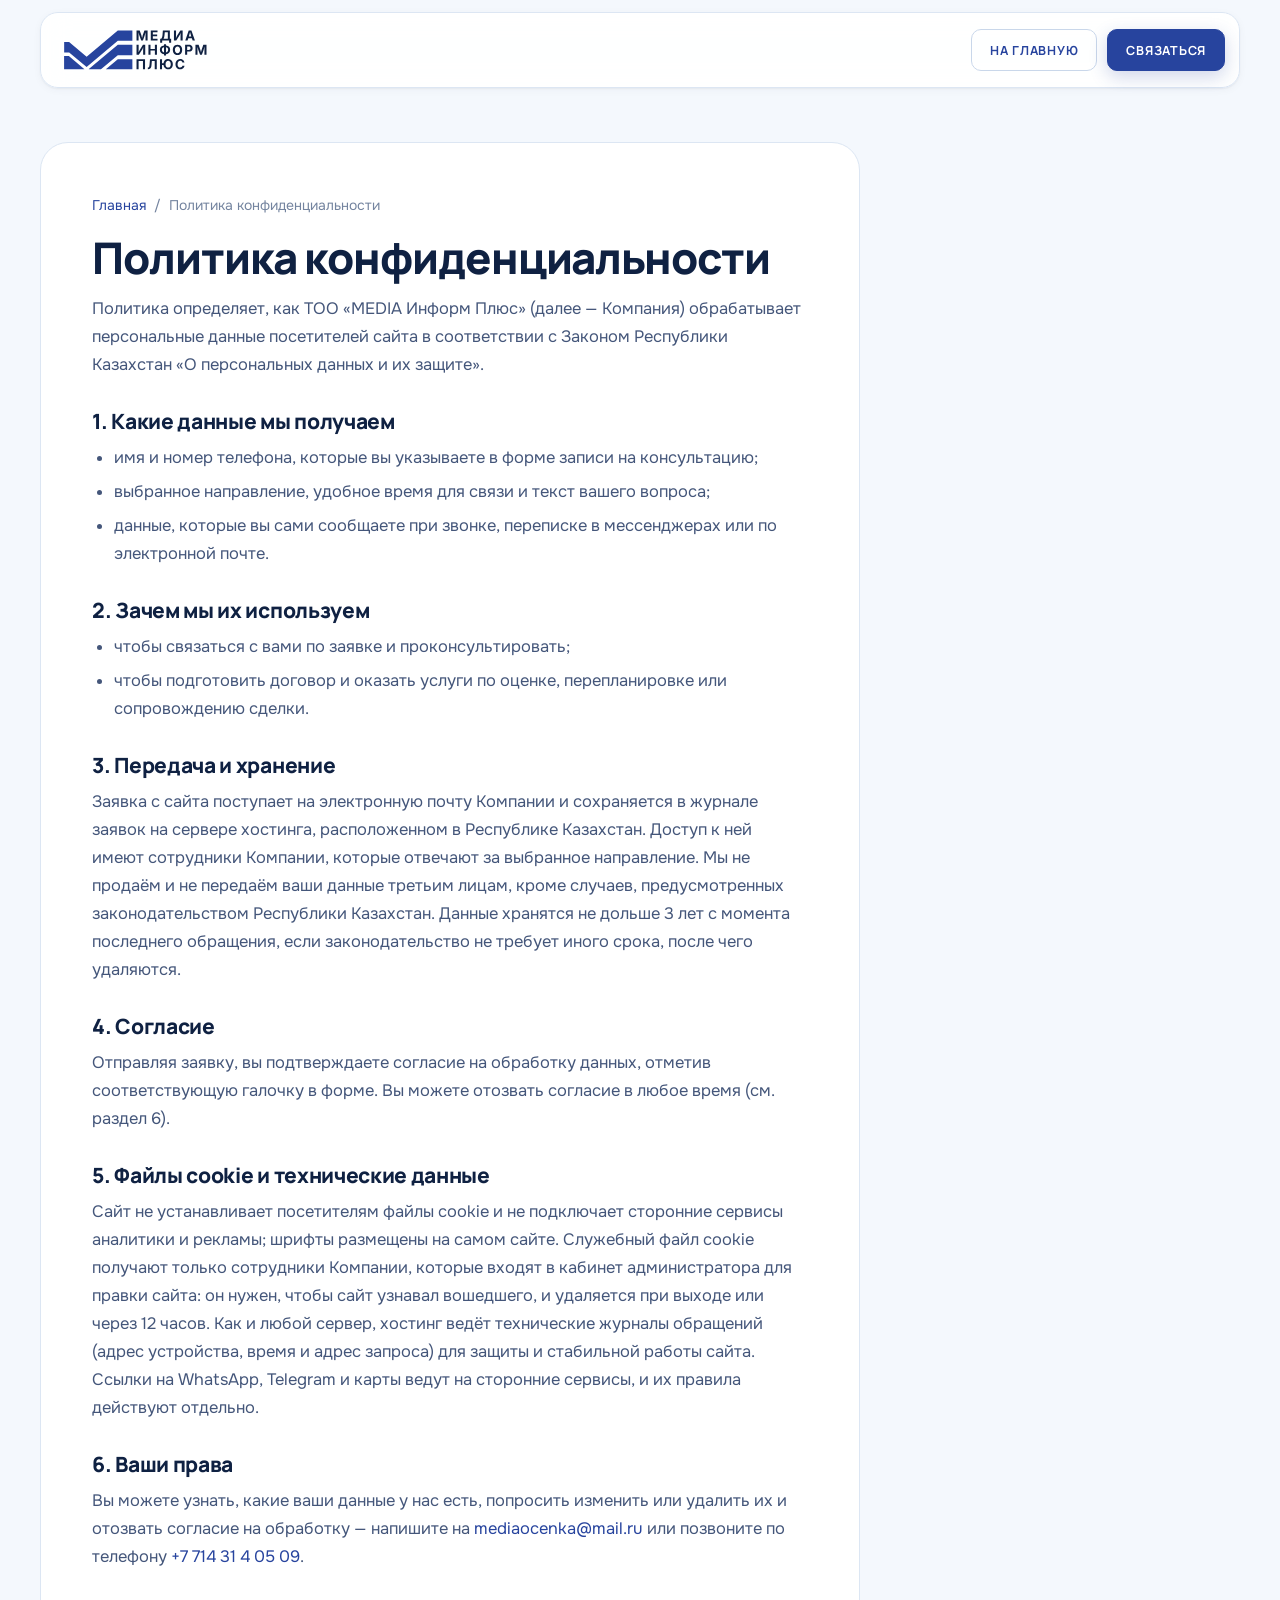
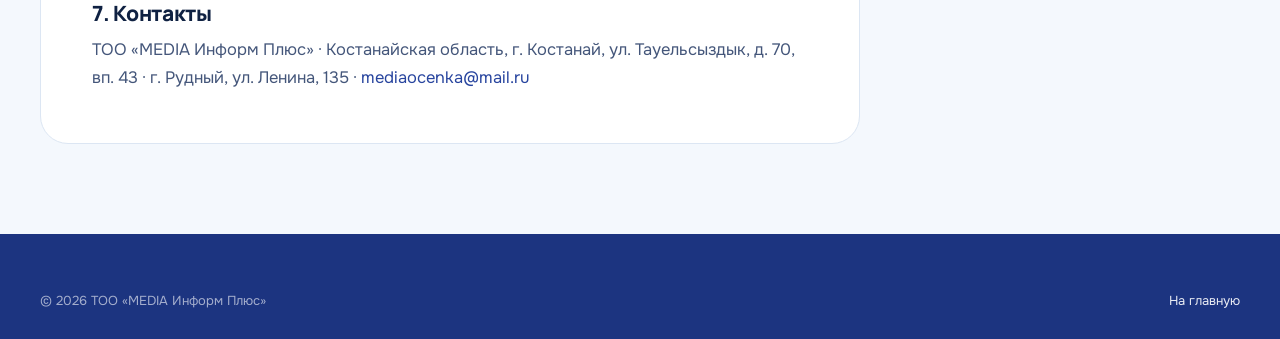
<file: public/privacy.html>
<!doctype html>
<html lang="ru">
<head>
<meta charset="utf-8">
<meta name="viewport" content="width=device-width, initial-scale=1, viewport-fit=cover">
<meta name="theme-color" content="#F4F8FD">
<title>Политика конфиденциальности · MEDIA Информ Плюс</title>
<meta name="robots" content="noindex">
<link rel="icon" href="favicon.svg" type="image/svg+xml">
<link rel="stylesheet" href="styles.css">
</head>
<body>
<header class="header">
  <div class="wrap">
    <div class="bar">
      <a class="logo" href="/" aria-label="На главную"><img src="img/logo.svg" alt="Медиа Информ Плюс" width="145" height="42"></a>
      <div class="tools" style="margin-left:auto">
        <a class="btn ghost sm" href="/">На главную</a>
        <a class="btn sm" href="/#contact">Связаться</a>
      </div>
    </div>
  </div>
</header>
<main class="page">
  <div class="wrap">
    <article class="doc">
      <nav class="crumbs" aria-label="Навигация"><a href="/">Главная</a><span>/</span><span>Политика конфиденциальности</span></nav>
      <h1>Политика конфиденциальности</h1>
      <p>Политика определяет, как ТОО «MEDIA Информ Плюс» (далее — Компания) обрабатывает персональные данные посетителей сайта в соответствии с Законом Республики Казахстан «О персональных данных и их защите».</p>
      <h2>1. Какие данные мы получаем</h2>
      <ul>
        <li>имя и номер телефона, которые вы указываете в форме записи на консультацию;</li>
        <li>выбранное направление, удобное время для связи и текст вашего вопроса;</li>
        <li>данные, которые вы сами сообщаете при звонке, переписке в мессенджерах или по электронной почте.</li>
      </ul>
      <h2>2. Зачем мы их используем</h2>
      <ul>
        <li>чтобы связаться с вами по заявке и проконсультировать;</li>
        <li>чтобы подготовить договор и оказать услуги по оценке, перепланировке или сопровождению сделки.</li>
      </ul>
      <h2>3. Передача и хранение</h2>
      <p>Заявка с сайта поступает на электронную почту Компании и сохраняется в журнале заявок на сервере хостинга, расположенном в Республике Казахстан. Доступ к ней имеют сотрудники Компании, которые отвечают за выбранное направление. Мы не продаём и не передаём ваши данные третьим лицам, кроме случаев, предусмотренных законодательством Республики Казахстан. Данные хранятся не дольше 3 лет с момента последнего обращения, если законодательство не требует иного срока, после чего удаляются.</p>
      <h2>4. Согласие</h2>
      <p>Отправляя заявку, вы подтверждаете согласие на обработку данных, отметив соответствующую галочку в форме. Вы можете отозвать согласие в любое время (см. раздел 6).</p>
      <h2>5. Файлы cookie и технические данные</h2>
      <p>Сайт не устанавливает посетителям файлы cookie и не подключает сторонние сервисы аналитики и рекламы; шрифты размещены на самом сайте. Служебный файл cookie получают только сотрудники Компании, которые входят в кабинет администратора для правки сайта: он нужен, чтобы сайт узнавал вошедшего, и удаляется при выходе или через 12 часов. Как и любой сервер, хостинг ведёт технические журналы обращений (адрес устройства, время и адрес запроса) для защиты и стабильной работы сайта. Ссылки на WhatsApp, Telegram и карты ведут на сторонние сервисы, и их правила действуют отдельно.</p>
      <h2>6. Ваши права</h2>
      <p>Вы можете узнать, какие ваши данные у нас есть, попросить изменить или удалить их и отозвать согласие на обработку — напишите на <a href="mailto:mediaocenka@mail.ru">mediaocenka@mail.ru</a> или позвоните по телефону <a href="tel:+77143140509">+7&nbsp;714&nbsp;31&nbsp;4&nbsp;05&nbsp;09</a>.</p>
      <h2>7. Контакты</h2>
      <p>ТОО «MEDIA Информ Плюс» · Костанайская область, г.&nbsp;Костанай, ул.&nbsp;Тауельсыздык, д.&nbsp;70, вп.&nbsp;43 · г.&nbsp;Рудный, ул.&nbsp;Ленина,&nbsp;135 · <a href="mailto:mediaocenka@mail.ru">mediaocenka@mail.ru</a></p>
    </article>
  </div>
</main>
<footer class="footer">
  <div class="wrap">
    <div class="copy" style="margin-top:0;border-top:0;padding-top:0"><span>© 2026 ТОО «MEDIA Информ Плюс»</span><a href="/">На главную</a></div>
  </div>
</footer>
</body>
</html>
</file>
<file: public/styles.css>
/* ТОО «MEDIA Информ Плюс» — сайт-визитка. Одна светлая тема, цвета — только через токены. */
/* Шрифты лежат на самом сайте (Manrope и Onest, лицензия SIL OFL): к серверам Google посетитель не обращается.
   Переменные шрифты; браузер загружает только нужные наборы знаков (unicode-range). */
@font-face { font-family: "Manrope"; font-style: normal; font-weight: 600 800; font-display: swap; src: url(fonts/manrope-cyrillic-ext.woff2) format("woff2"); unicode-range: U+0460-052F, U+1C80-1C8A, U+20B4, U+2DE0-2DFF, U+A640-A69F, U+FE2E-FE2F; }
@font-face { font-family: "Manrope"; font-style: normal; font-weight: 600 800; font-display: swap; src: url(fonts/manrope-cyrillic.woff2) format("woff2"); unicode-range: U+0301, U+0400-045F, U+0490-0491, U+04B0-04B1, U+2116; }
@font-face { font-family: "Manrope"; font-style: normal; font-weight: 600 800; font-display: swap; src: url(fonts/manrope-latin-ext.woff2) format("woff2"); unicode-range: U+0100-02BA, U+02BD-02C5, U+02C7-02CC, U+02CE-02D7, U+02DD-02FF, U+0304, U+0308, U+0329, U+1D00-1DBF, U+1E00-1E9F, U+1EF2-1EFF, U+2020, U+20A0-20AB, U+20AD-20C4, U+2113, U+2C60-2C7F, U+A720-A7FF; }
@font-face { font-family: "Manrope"; font-style: normal; font-weight: 600 800; font-display: swap; src: url(fonts/manrope-latin.woff2) format("woff2"); unicode-range: U+0000-00FF, U+0131, U+0152-0153, U+02BB-02BC, U+02C6, U+02DA, U+02DC, U+0304, U+0308, U+0329, U+2000-206F, U+20AC, U+2122, U+2191, U+2193, U+2212, U+2215, U+FEFF, U+FFFD; }
@font-face { font-family: "Onest"; font-style: normal; font-weight: 400 700; font-display: swap; src: url(fonts/onest-cyrillic-ext.woff2) format("woff2"); unicode-range: U+0460-052F, U+1C80-1C8A, U+20B4, U+2DE0-2DFF, U+A640-A69F, U+FE2E-FE2F; }
@font-face { font-family: "Onest"; font-style: normal; font-weight: 400 700; font-display: swap; src: url(fonts/onest-cyrillic.woff2) format("woff2"); unicode-range: U+0301, U+0400-045F, U+0490-0491, U+04B0-04B1, U+2116; }
@font-face { font-family: "Onest"; font-style: normal; font-weight: 400 700; font-display: swap; src: url(fonts/onest-latin-ext.woff2) format("woff2"); unicode-range: U+0100-02BA, U+02BD-02C5, U+02C7-02CC, U+02CE-02D7, U+02DD-02FF, U+0304, U+0308, U+0329, U+1D00-1DBF, U+1E00-1E9F, U+1EF2-1EFF, U+2020, U+20A0-20AB, U+20AD-20C4, U+2113, U+2C60-2C7F, U+A720-A7FF; }
@font-face { font-family: "Onest"; font-style: normal; font-weight: 400 700; font-display: swap; src: url(fonts/onest-latin.woff2) format("woff2"); unicode-range: U+0000-00FF, U+0131, U+0152-0153, U+02BB-02BC, U+02C6, U+02DA, U+02DC, U+0304, U+0308, U+0329, U+2000-206F, U+20AC, U+2122, U+2191, U+2193, U+2212, U+2215, U+FEFF, U+FFFD; }

:root {
  --bg: #F4F8FD;
  --surface: #FFFFFF;
  --surface-2: #EEF3FA;
  --ink: #0F2142;
  --ink-2: #44567A;
  --ink-3: #74849F;
  --line: #DCE6F3;
  --line-2: #C9D7EA;
  --brand: #27449E;
  --brand-2: #2B60A8;
  --brand-3: #4F86C9;
  --brand-soft: #E9F0FB;
  --brand-ink: #1C3480;
  --ok: #1F8A5B;
  --ok-soft: #E4F4EC;
  --err: #C23B3B;
  --wa: #25D366;
  --tg: #2AABEE;

  --font: "Onest", system-ui, -apple-system, "Segoe UI", Roboto, Arial, sans-serif;
  --font-head: "Manrope", "Onest", system-ui, sans-serif;

  --fs-xs: 12.5px;
  --fs-sm: 14.5px;
  --fs: 16.5px;
  --fs-lg: 18.5px;
  --fs-xl: 22px;
  --fs-h3: 21px;
  --fs-h2: clamp(28px, 2.2vw + 14px, 42px);
  --fs-h1: clamp(34px, 3.4vw + 14px, 62px);

  --r-sm: 10px;
  --r: 14px;
  --r-lg: 20px;
  --r-xl: 28px;
  --shadow-sm: 0 1px 2px rgba(15, 33, 66, .05), 0 2px 8px rgba(15, 33, 66, .04);
  --shadow: 0 2px 6px rgba(15, 33, 66, .05), 0 12px 32px rgba(15, 33, 66, .07);
  --shadow-lg: 0 24px 64px rgba(15, 33, 66, .18);

  --wrap: 1240px;
  --gutter: clamp(16px, 4vw, 40px);
  --header-h: 76px;
  --sec: clamp(64px, 7vw, 112px);
  --ease: cubic-bezier(.2, .7, .2, 1);
}

*, *::before, *::after { box-sizing: border-box; }
html { -webkit-text-size-adjust: 100%; scroll-behavior: smooth; scroll-padding-top: calc(var(--header-h) + 28px); }
body {
  margin: 0; background: var(--bg); color: var(--ink);
  font: 400 var(--fs)/1.65 var(--font);
  -webkit-font-smoothing: antialiased; text-rendering: optimizeLegibility;
  overflow-x: hidden;
}
img { max-width: 100%; height: auto; display: block; }
a { color: var(--brand); text-decoration: none; }
a:hover { color: var(--brand-ink); }
button { font: inherit; color: inherit; }
h1, h2, h3, h4 { font-family: var(--font-head); color: var(--ink); margin: 0; letter-spacing: -.015em; line-height: 1.18; }
h1 { font-size: var(--fs-h1); font-weight: 800; letter-spacing: -.025em; line-height: 1.06; }
h2 { font-size: var(--fs-h2); font-weight: 800; }
h3 { font-size: var(--fs-h3); font-weight: 700; }
p { margin: 0; }
ul, ol { margin: 0; padding: 0; }
:focus-visible { outline: 3px solid color-mix(in srgb, var(--brand-3) 70%, transparent); outline-offset: 2px; border-radius: 6px; }
::selection { background: var(--brand-soft); color: var(--brand-ink); }
.sr-only { position: absolute !important; width: 1px; height: 1px; overflow: hidden; clip: rect(0 0 0 0); white-space: nowrap; }
.wrap { width: 100%; max-width: calc(var(--wrap) + var(--gutter) * 2); margin: 0 auto; padding: 0 var(--gutter); }
.ic { width: 20px; height: 20px; flex: none; fill: none; stroke: currentColor; stroke-width: 1.8; stroke-linecap: round; stroke-linejoin: round; }
.ic.fill { fill: currentColor; stroke: none; }

/* ---------- Кнопки ---------- */
.btn {
  --b: var(--brand); --c: #fff;
  display: inline-flex; align-items: center; justify-content: center; gap: 10px;
  min-height: 50px; padding: 12px 26px; border-radius: 12px; border: 1px solid var(--b);
  background: var(--b); color: var(--c); cursor: pointer;
  font: 700 14px/1.2 var(--font-head); letter-spacing: .06em; text-transform: uppercase; text-align: center;
  transition: background .2s, border-color .2s, color .2s, transform .2s var(--ease), box-shadow .2s;
  box-shadow: 0 6px 18px color-mix(in srgb, var(--b) 22%, transparent);
}
.btn:hover { --b: var(--brand-ink); color: var(--c); transform: translateY(-1px); }
.btn:active { transform: translateY(0); }
.btn.light { --b: #fff; --c: var(--brand); box-shadow: 0 10px 28px rgba(15, 33, 66, .14); }
.btn.light:hover { --b: #fff; --c: var(--brand-ink); }
.btn.ghost { background: transparent; color: var(--brand); border-color: var(--line-2); box-shadow: none; }
.btn.ghost:hover { border-color: var(--brand); background: var(--surface); color: var(--brand-ink); }
.btn.sm { min-height: 42px; padding: 10px 18px; font-size: 12.5px; border-radius: 10px; }
.btn.block { width: 100%; }
.btn .ic { width: 18px; height: 18px; }
.btn[disabled] { opacity: .6; cursor: progress; transform: none; }

.chip-btn {
  display: inline-flex; align-items: center; gap: 8px; min-height: 40px; padding: 0 14px;
  border: 1px solid var(--line); border-radius: 10px; background: var(--surface); color: var(--ink);
  font: 600 14px/1 var(--font); cursor: pointer; transition: border-color .2s, background .2s, color .2s;
}
.chip-btn:hover { border-color: var(--brand-3); color: var(--brand); }
.chip-btn .ic { width: 18px; height: 18px; }
.chip-btn.wa .ic { color: var(--wa); }
.chip-btn.tg .ic { color: var(--tg); }
.chip-btn.ig .ic { color: #D6409F; }

/* ---------- Шапка ---------- */
.header { position: sticky; top: 0; z-index: 50; padding: 12px 0 0; pointer-events: none; }
.header .bar {
  pointer-events: auto; position: relative;
  display: flex; align-items: center; gap: 22px; height: var(--header-h); padding: 0 14px 0 22px;
  background: color-mix(in srgb, var(--surface) 92%, transparent);
  -webkit-backdrop-filter: saturate(1.4) blur(14px); backdrop-filter: saturate(1.4) blur(14px);
  border: 1px solid var(--line); border-radius: 18px; box-shadow: var(--shadow-sm);
  transition: box-shadow .25s, border-color .25s;
}
.header.scrolled .bar { box-shadow: var(--shadow); border-color: var(--line-2); }
.logo { display: flex; align-items: center; flex: none; }
.logo img { height: 42px; width: auto; }
.nav { display: flex; align-items: center; gap: 4px; margin: 0 auto; min-width: 0; }
.nav a {
  padding: 10px 8px; border-radius: 8px; color: var(--ink); white-space: nowrap;
  font: 700 12.5px/1 var(--font-head); letter-spacing: .07em; text-transform: uppercase;
  transition: color .2s, background .2s;
}
.nav a:hover, .nav a[aria-current="true"] { color: var(--brand); background: var(--brand-soft); }
.header .tools { display: flex; align-items: center; gap: 10px; flex: none; }
.header .btn { white-space: nowrap; }
.h-phone { display: flex; flex-direction: column; align-items: flex-end; line-height: 1.2; color: var(--ink); white-space: nowrap; }
.h-phone b { font: 800 16px/1.2 var(--font-head); letter-spacing: -.01em; }
.h-phone span { font-size: 12px; color: var(--ink-3); }
.h-phone:hover b { color: var(--brand); }
.burger {
  display: none; width: 48px; height: 48px; border-radius: 12px; border: 1px solid var(--line);
  background: var(--surface); cursor: pointer; align-items: center; justify-content: center; color: var(--ink);
}
.burger .ic { width: 22px; height: 22px; }

/* Общий номер виден в шапке на любой ширине: уже 1360 px меню уходит в «бургер»,
   а на телефонах номер встаёт на место кнопки «Связаться» (запись — в первом экране и в нижней панели). */
@media (max-width: 1360px) {
  .nav { display: none; }
  .burger { display: inline-flex; }
  .header .tools { margin-left: auto; }
}
@media (max-width: 640px) { .header .btn-contact { display: none; } }
@media (max-width: 560px) {
  :root { --header-h: 64px; }
  .header { padding-top: 8px; }
  .header .bar { padding: 0 8px 0 14px; gap: 10px; border-radius: 14px; }
  .logo img { height: 34px; }
  .h-phone b { font-size: 15px; }
  .h-phone span { font-size: 11.5px; }
  .burger { width: 44px; height: 44px; }
}
@media (max-width: 359px) {
  .header .bar { padding: 0 6px 0 10px; gap: 8px; }
  .logo img { height: 28px; }
  .h-phone b { font-size: 14px; }
  .burger { width: 40px; height: 40px; }
}

/* Мобильное меню */
.mnav {
  position: fixed; inset: 0; z-index: 80; display: flex; flex-direction: column;
  background: var(--surface); padding: 16px var(--gutter) 24px;
  opacity: 0; visibility: hidden; transform: translateY(-8px);
  transition: opacity .25s, transform .25s var(--ease), visibility 0s .25s;
}
.mnav.open { opacity: 1; visibility: visible; transform: none; transition: opacity .25s, transform .25s var(--ease); }
.mnav .top { display: flex; align-items: center; justify-content: space-between; height: 56px; }
.mnav .top img { height: 36px; }
.mnav nav { display: flex; flex-direction: column; margin: 20px 0; border-top: 1px solid var(--line); }
.mnav nav a { padding: 16px 2px; border-bottom: 1px solid var(--line); color: var(--ink); font: 700 19px/1.2 var(--font-head); display: flex; justify-content: space-between; align-items: center; }
.mnav nav a .ic { color: var(--ink-3); }
.mnav .foot { margin-top: auto; display: grid; gap: 12px; }
.mnav .foot a.tel { font: 800 22px/1.2 var(--font-head); color: var(--ink); }
.mnav .foot small { color: var(--ink-3); font-size: var(--fs-sm); }

/* ---------- Первый экран ---------- */
.hero { position: relative; margin-top: calc(-1 * (var(--header-h) + 12px)); padding-top: calc(var(--header-h) + 12px); overflow: hidden; }
.hero .bg { position: absolute; inset: 0; z-index: -2; }
.hero .bg img { width: 100%; height: 100%; object-fit: cover; object-position: 68% 40%; animation: heroZoom 18s var(--ease) both; }
.hero::before {
  content: ""; position: absolute; inset: 0; z-index: -1;
  background:
    linear-gradient(90deg, rgba(244, 248, 253, .97) 0%, rgba(244, 248, 253, .9) 32%, rgba(244, 248, 253, .45) 55%, rgba(244, 248, 253, 0) 72%),
    linear-gradient(0deg, var(--bg) 0%, rgba(244, 248, 253, 0) 22%);
}
.hero .inner { min-height: clamp(560px, 74vh, 760px); display: flex; flex-direction: column; justify-content: center; padding: 56px 0 132px; }
.hero .eyebrow { margin-bottom: 22px; }
.hero h1 { max-width: 15ch; }
.hero h1 em { font-style: normal; color: var(--brand); }
.hero .lead { margin-top: 22px; max-width: 34em; font-size: clamp(17px, .5vw + 14px, 20px); line-height: 1.6; color: var(--ink-2); }
.hero .actions { display: flex; flex-wrap: wrap; gap: 12px; margin-top: 36px; }
@keyframes heroZoom { from { transform: scale(1.08); } to { transform: scale(1); } }
.hero .enter > * { animation: up .9s var(--ease) both; }
.hero .enter > *:nth-child(2) { animation-delay: .08s; }
.hero .enter > *:nth-child(3) { animation-delay: .16s; }
.hero .enter > *:nth-child(4) { animation-delay: .24s; }
@keyframes up { from { opacity: 0; transform: translateY(18px); } to { opacity: 1; transform: none; } }

.eyebrow {
  display: inline-flex; align-items: center; gap: 10px; align-self: flex-start;
  font: 700 12.5px/1.3 var(--font-head); letter-spacing: .12em; text-transform: uppercase; color: var(--brand);
}
.eyebrow::before { content: ""; width: 26px; height: 2px; border-radius: 2px; background: currentColor; }

@media (max-width: 760px) {
  .hero .bg img { object-position: 78% 30%; }
  .hero::before {
    background:
      linear-gradient(180deg, rgba(244, 248, 253, .96) 0%, rgba(244, 248, 253, .9) 46%, rgba(244, 248, 253, .55) 70%, rgba(244, 248, 253, .2) 100%),
      linear-gradient(0deg, var(--bg) 0%, rgba(244, 248, 253, 0) 18%);
  }
  .hero .inner { min-height: 0; padding: 40px 0 96px; }
  .hero .actions .btn { flex: 1 1 100%; }
}

/* Плашки-факты под первым экраном */
.facts { position: relative; z-index: 2; margin-top: -84px; }
.facts .grid { display: grid; grid-template-columns: repeat(4, minmax(0, 1fr)); gap: 14px; }
.fact {
  position: relative; overflow: hidden; display: flex; align-items: center; gap: 16px; min-height: 108px; padding: 20px 22px;
  border-radius: var(--r-lg); color: #fff;
  background: linear-gradient(135deg, var(--brand) 0%, var(--brand-2) 55%, var(--brand-3) 130%);
  box-shadow: 0 14px 34px color-mix(in srgb, var(--brand) 26%, transparent);
}
.fact::after { content: ""; position: absolute; right: -40px; top: -40px; width: 140px; height: 140px; border-radius: 50%; background: rgba(255, 255, 255, .08); }
.fact .ic { width: 30px; height: 30px; stroke-width: 1.6; opacity: .95; }
.fact b { display: block; font: 800 17px/1.25 var(--font-head); }
.fact span { display: block; font-size: var(--fs-sm); line-height: 1.4; opacity: .86; margin-top: 3px; }
@media (max-width: 1020px) { .facts .grid { grid-template-columns: repeat(2, minmax(0, 1fr)); } }
@media (max-width: 520px) {
  .facts { margin-top: -64px; }
  .facts .grid { gap: 10px; }
  .fact { flex-direction: column; align-items: flex-start; gap: 10px; min-height: 0; padding: 16px; }
  .fact .ic { width: 26px; height: 26px; }
  .fact b { font-size: 15.5px; }
  .fact span { font-size: 13px; }
}

/* ---------- Секции ---------- */
.section { padding: var(--sec) 0; }
.section.tight { padding-top: calc(var(--sec) * .6); }
.section.white { background: var(--surface); }
.section.soft { background: linear-gradient(180deg, var(--surface) 0%, var(--bg) 100%); }
.head { display: flex; flex-direction: column; gap: 14px; max-width: 760px; margin-bottom: clamp(32px, 4vw, 52px); }
.head.center { margin-left: auto; margin-right: auto; text-align: center; align-items: center; }
.head.center .eyebrow { align-self: center; }
.head p { color: var(--ink-2); font-size: var(--fs-lg); line-height: 1.6; }
.sub { font: 800 clamp(21px, .8vw + 15px, 27px)/1.25 var(--font-head); letter-spacing: -.01em; margin-bottom: 22px; }
.block + .block, .about + .block { margin-top: clamp(56px, 6vw, 88px); }
.muted { color: var(--ink-2); }
.muted b { color: var(--ink); }
.small { font-size: var(--fs-sm); }

/* Направления */
.dirs { display: grid; grid-template-columns: repeat(3, minmax(0, 1fr)); gap: 22px; }
.dir {
  display: flex; flex-direction: column; overflow: hidden;
  background: var(--surface); border: 1px solid var(--line); border-radius: var(--r-xl);
  box-shadow: var(--shadow-sm); transition: transform .35s var(--ease), box-shadow .35s, border-color .35s;
}
.dir:hover { transform: translateY(-4px); box-shadow: var(--shadow); border-color: var(--line-2); }
.dir .ph { position: relative; aspect-ratio: 16 / 10; overflow: hidden; background: var(--surface-2); }
.dir .ph img { width: 100%; height: 100%; object-fit: cover; transition: transform .8s var(--ease); }
.dir:hover .ph img { transform: scale(1.04); }
.dir .num {
  position: absolute; left: 16px; top: 16px; display: inline-flex; align-items: center; gap: 8px; padding: 7px 12px 7px 10px;
  border-radius: 999px; background: rgba(255, 255, 255, .92); color: var(--brand);
  font: 800 12px/1 var(--font-head); letter-spacing: .08em; text-transform: uppercase;
}
.dir .num .ic { width: 16px; height: 16px; }
.dir .body { display: flex; flex-direction: column; gap: 14px; padding: 24px 26px 26px; flex: 1; }
.dir h3 { font-size: 24px; }
.dir .desc { color: var(--ink-2); }
.ticks { list-style: none; display: grid; gap: 9px; }
.ticks li { position: relative; padding-left: 30px; line-height: 1.5; }
.ticks li::before {
  content: ""; position: absolute; left: 0; top: 2px; width: 20px; height: 20px; border-radius: 50%;
  background: var(--brand-soft) url("data:image/svg+xml,%3Csvg xmlns='http://www.w3.org/2000/svg' viewBox='0 0 24 24' fill='none' stroke='%2327449E' stroke-width='3' stroke-linecap='round' stroke-linejoin='round'%3E%3Cpath d='M6 12.5l4 4 8-9'/%3E%3C/svg%3E") center / 12px no-repeat;
}
.dir .ticks { font-size: var(--fs-sm); color: var(--ink); }
.spec { margin-top: auto; padding-top: 18px; border-top: 1px solid var(--line); display: grid; gap: 14px; }
.spec .who { display: flex; align-items: center; gap: 12px; }
.ava {
  width: 46px; height: 46px; flex: none; border-radius: 50%; display: grid; place-items: center;
  background: linear-gradient(135deg, var(--brand), var(--brand-3)); color: #fff;
  font: 800 16px/1 var(--font-head); overflow: hidden;
}
.ava img { width: 100%; height: 100%; object-fit: cover; }
.ava .ic { width: 22px; height: 22px; stroke-width: 2; }
.spec .who b { display: block; font: 700 15.5px/1.3 var(--font-head); }
.spec .who > div > span { display: block; font-size: 13px; color: var(--ink-3); line-height: 1.35; }
.spec .addr { display: flex; align-items: flex-start; gap: 8px; font-size: 13.5px; line-height: 1.4; color: var(--ink-2); }
.spec .addr .ic { width: 18px; height: 18px; color: var(--brand); }
.links { display: flex; flex-wrap: wrap; gap: 8px; }
@media (max-width: 1020px) { .dirs { grid-template-columns: minmax(0, 1fr); max-width: 640px; margin: 0 auto; } }

/* О компании */
.about { display: grid; grid-template-columns: minmax(0, 1.05fr) minmax(0, .95fr); gap: clamp(32px, 5vw, 72px); align-items: center; }
.about .text { display: grid; gap: 18px; font-size: var(--fs-lg); line-height: 1.7; color: var(--ink-2); }
.about .text p:first-child { color: var(--ink); font-size: clamp(19px, .5vw + 16px, 22px); line-height: 1.55; font-weight: 500; }
.about .pic { position: relative; }
.about .pic img { width: 100%; aspect-ratio: 5 / 4; object-fit: cover; border-radius: var(--r-xl); box-shadow: var(--shadow); }
.badge {
  position: absolute; left: -22px; bottom: 26px; display: flex; align-items: center; gap: 14px; max-width: 300px;
  padding: 16px 18px; background: var(--surface); border: 1px solid var(--line); border-radius: var(--r-lg); box-shadow: var(--shadow);
}
.badge .yr { font: 800 34px/1 var(--font-head); color: var(--brand); letter-spacing: -.03em; }
.badge span { font-size: 13.5px; line-height: 1.4; color: var(--ink-2); }
.clients {
  margin-top: 8px; display: flex; gap: 14px; align-items: flex-start; padding: 18px 20px;
  border-radius: var(--r-lg); background: var(--brand-soft); color: var(--brand-ink); font-size: var(--fs);
}
.clients .ic { width: 26px; height: 26px; margin-top: 1px; }
@media (max-width: 900px) {
  .about { grid-template-columns: minmax(0, 1fr); }
  .badge { left: 12px; bottom: 12px; right: 12px; max-width: none; }
}

/* Почему мы */
.why { display: grid; grid-template-columns: repeat(4, minmax(0, 1fr)); gap: 16px; }
.why li {
  list-style: none; display: flex; flex-direction: column; gap: 14px; padding: 22px; min-height: 150px;
  background: var(--surface); border: 1px solid var(--line); border-radius: var(--r-lg); transition: border-color .25s, transform .25s var(--ease);
}
.why li:hover { border-color: var(--brand-3); transform: translateY(-2px); }
.why .ic-box { width: 46px; height: 46px; border-radius: 12px; display: grid; place-items: center; background: var(--brand-soft); color: var(--brand); }
.why .ic-box .ic { width: 23px; height: 23px; }
.why b { font: 700 16.5px/1.35 var(--font-head); }
@media (max-width: 1020px) { .why { grid-template-columns: repeat(2, minmax(0, 1fr)); } }
@media (max-width: 560px) { .why { grid-template-columns: minmax(0, 1fr); gap: 8px; } .why li { flex-direction: row; align-items: center; padding: 12px 14px; min-height: 0; gap: 14px; } .why b { font-size: 15.5px; } .why .ic-box { width: 40px; height: 40px; flex: none; } }

/* Оценка */
.objects { display: grid; grid-template-columns: repeat(3, minmax(0, 1fr)); gap: 16px; }
.obj { padding: 24px; border-radius: var(--r-lg); background: var(--surface); border: 1px solid var(--line); display: grid; gap: 12px; align-content: start; }
.obj .ic-box { width: 52px; height: 52px; border-radius: 14px; display: grid; place-items: center; color: #fff; background: linear-gradient(135deg, var(--brand), var(--brand-3)); }
.obj .ic-box .ic { width: 26px; height: 26px; }
.obj b { font: 700 17px/1.3 var(--font-head); }
.obj p { color: var(--ink-2); font-size: var(--fs-sm); line-height: 1.55; }
.obj.wide { grid-column: span 2; display: grid; grid-template-columns: minmax(0, 1fr) minmax(0, 1fr); gap: 0; padding: 0; overflow: hidden; }
.obj.wide .t { padding: 24px; display: grid; gap: 12px; align-content: start; }
.obj.wide img { width: 100%; height: 100%; object-fit: cover; min-height: 200px; }
.obj.ask { background: var(--brand-soft); border-color: transparent; }
.obj.ask .btn { justify-self: start; margin-top: 4px; }
@media (max-width: 1020px) { .objects { grid-template-columns: repeat(2, minmax(0, 1fr)); } }
@media (max-width: 600px) {
  .objects { grid-template-columns: minmax(0, 1fr); }
  .obj.wide { grid-column: auto; grid-template-columns: minmax(0, 1fr); }
  .obj.wide img { min-height: 0; aspect-ratio: 16 / 9; order: -1; }
}

.purposes { display: grid; grid-template-columns: repeat(3, minmax(0, 1fr)); gap: 12px 28px; list-style: none; }
.purposes li {
  display: flex; gap: 14px; align-items: flex-start; padding: 16px 0; border-bottom: 1px solid var(--line); line-height: 1.5;
}
.purposes .n { flex: none; width: 32px; height: 32px; border-radius: 10px; display: grid; place-items: center; background: var(--brand-soft); color: var(--brand); font: 800 13px/1 var(--font-head); }
@media (max-width: 1020px) { .purposes { grid-template-columns: repeat(2, minmax(0, 1fr)); } }
@media (max-width: 640px) { .purposes { grid-template-columns: minmax(0, 1fr); } .purposes li { padding: 12px 0; } }

.callout {
  display: flex; align-items: center; gap: 24px; justify-content: space-between; flex-wrap: wrap;
  margin-top: 28px; padding: 26px 30px; border-radius: var(--r-xl); color: #fff;
  background: linear-gradient(120deg, var(--brand) 0%, var(--brand-2) 70%, var(--brand-3) 140%);
  box-shadow: 0 18px 40px color-mix(in srgb, var(--brand) 24%, transparent);
}
.callout p { max-width: 720px; font-size: var(--fs-lg); line-height: 1.55; }
.callout p b { font-weight: 700; }
.callout.soft { background: var(--surface); color: var(--ink); border: 1px solid var(--line); box-shadow: var(--shadow-sm); }
@media (max-width: 640px) { .callout { padding: 22px; } .callout .btn { width: 100%; } }

.who-grid { display: grid; grid-template-columns: repeat(3, minmax(0, 1fr)); gap: 16px; }
.who-card { padding: 24px; border-radius: var(--r-lg); background: var(--surface); border: 1px solid var(--line); display: grid; gap: 12px; align-content: start; }
.who-card .ic-box { width: 46px; height: 46px; border-radius: 50%; display: grid; place-items: center; background: var(--brand-soft); color: var(--brand); }
.who-card .ic-box .ic { width: 22px; height: 22px; }
.who-card p { line-height: 1.55; }
@media (max-width: 900px) { .who-grid { grid-template-columns: minmax(0, 1fr); } .who-card { grid-template-columns: auto minmax(0, 1fr); align-items: center; gap: 16px; } }

/* Документы — вкладки */
.tabs { display: inline-flex; gap: 6px; padding: 6px; border-radius: 14px; background: var(--surface-2); border: 1px solid var(--line); margin-bottom: 22px; max-width: 100%; overflow-x: auto; }
.tabs button {
  border: 0; background: transparent; padding: 12px 18px; border-radius: 10px; cursor: pointer; white-space: nowrap;
  font: 700 14.5px/1.2 var(--font-head); color: var(--ink-2); transition: background .2s, color .2s, box-shadow .2s;
}
.tabs button[aria-selected="true"] { background: var(--surface); color: var(--brand); box-shadow: var(--shadow-sm); }
.panel { padding: clamp(22px, 3vw, 36px); border-radius: var(--r-xl); background: var(--surface); border: 1px solid var(--line); }
.panel[hidden] { display: none; }
.panel h4 { font: 800 13px/1.3 var(--font-head); letter-spacing: .1em; text-transform: uppercase; color: var(--brand); margin: 4px 0 14px; }
.panel h4:not(:first-child) { margin-top: 28px; }
.docs { list-style: none; display: grid; grid-template-columns: repeat(2, minmax(0, 1fr)); gap: 0 32px; counter-reset: d; }
.docs li { position: relative; padding: 14px 0 14px 44px; border-bottom: 1px solid var(--line); line-height: 1.55; counter-increment: d; }
.docs li::before {
  content: counter(d); position: absolute; left: 0; top: 12px; width: 30px; height: 30px; border-radius: 9px; display: grid; place-items: center;
  border: 1px solid var(--line-2); color: var(--brand); font: 800 13px/1 var(--font-head);
}
.docs.opt li::before { content: ""; background: var(--brand-soft) url("data:image/svg+xml,%3Csvg xmlns='http://www.w3.org/2000/svg' viewBox='0 0 24 24' fill='none' stroke='%2327449E' stroke-width='2.6' stroke-linecap='round'%3E%3Cpath d='M12 6v12M6 12h12'/%3E%3C/svg%3E") center / 14px no-repeat; border-color: transparent; }
@media (max-width: 760px) { .docs { grid-template-columns: minmax(0, 1fr); } .tabs { display: flex; } .tabs button { flex: 1; padding: 12px; white-space: normal; } }

/* Шаги */
.steps { list-style: none; display: grid; grid-template-columns: repeat(7, minmax(0, 1fr)); gap: 12px; counter-reset: s; position: relative; }
.steps li { counter-increment: s; position: relative; display: grid; gap: 10px; align-content: start; padding-top: 64px; }
.steps li::before {
  content: counter(s); position: absolute; left: 0; top: 0; width: 46px; height: 46px; border-radius: 50%; display: grid; place-items: center;
  background: var(--surface); border: 2px solid var(--brand); color: var(--brand); font: 800 17px/1 var(--font-head); z-index: 1;
}
.steps li::after { content: ""; position: absolute; left: 46px; right: -12px; top: 22px; height: 2px; background: repeating-linear-gradient(90deg, var(--line-2) 0 6px, transparent 6px 12px); }
.steps li:last-child::after { display: none; }
.steps li:last-child::before { background: var(--brand); color: #fff; }
.steps b { font: 700 15.5px/1.35 var(--font-head); }
.steps p { font-size: 14px; color: var(--ink-2); line-height: 1.5; }
@media (max-width: 1100px) {
  .steps { grid-template-columns: minmax(0, 1fr); gap: 0; max-width: 720px; }
  .steps li { padding: 0 0 26px 66px; min-height: 72px; }
  .steps li::after { left: 22px; right: auto; top: 46px; bottom: 0; width: 2px; height: auto; background: repeating-linear-gradient(180deg, var(--line-2) 0 6px, transparent 6px 12px); }
  .steps li:last-child { padding-bottom: 0; }
}

/* Двухколоночный блок направления */
.split { display: grid; grid-template-columns: minmax(0, 1fr) minmax(0, 1fr); gap: clamp(28px, 5vw, 64px); align-items: start; }
.split .pic img { width: 100%; aspect-ratio: 4 / 3; object-fit: cover; border-radius: var(--r-xl); box-shadow: var(--shadow); }
.split .pic { position: sticky; top: calc(var(--header-h) + 40px); }
.split .stack { display: grid; gap: 22px; }
@media (max-width: 900px) { .split { grid-template-columns: minmax(0, 1fr); } .split .pic { position: static; order: -1; } }

.cards2 { display: grid; grid-template-columns: repeat(2, minmax(0, 1fr)); gap: 14px; }
.card { padding: 22px; border-radius: var(--r-lg); background: var(--surface); border: 1px solid var(--line); display: grid; gap: 10px; align-content: start; }
.card .ic-box { width: 42px; height: 42px; border-radius: 12px; display: grid; place-items: center; background: var(--brand-soft); color: var(--brand); }
.card .ic-box .ic { width: 21px; height: 21px; }
.card b { font: 700 16px/1.35 var(--font-head); }
.card p { font-size: var(--fs-sm); color: var(--ink-2); line-height: 1.55; }
@media (max-width: 560px) { .cards2 { grid-template-columns: minmax(0, 1fr); } }

.flow { list-style: none; display: grid; gap: 0; counter-reset: f; }
.flow li { counter-increment: f; position: relative; padding: 0 0 22px 58px; }
.flow li::before {
  content: counter(f); position: absolute; left: 0; top: -2px; width: 38px; height: 38px; border-radius: 12px; display: grid; place-items: center;
  background: var(--brand); color: #fff; font: 800 15px/1 var(--font-head);
}
.flow li::after { content: ""; position: absolute; left: 18px; top: 40px; bottom: 4px; width: 2px; background: var(--line); }
.flow li:last-child { padding-bottom: 0; }
.flow li:last-child::after { display: none; }
.flow b { display: block; font: 700 16.5px/1.35 var(--font-head); margin-bottom: 4px; }
.flow p { color: var(--ink-2); font-size: var(--fs-sm); line-height: 1.6; }
.note { display: flex; gap: 12px; align-items: flex-start; padding: 16px 18px; border-radius: var(--r); background: var(--surface-2); color: var(--ink-2); font-size: var(--fs-sm); line-height: 1.55; }
.note .ic { color: var(--brand); margin-top: 1px; }

/* Вопросы */
.faq { max-width: 880px; margin: 0 auto; display: grid; gap: 12px; }
.qa { border: 1px solid var(--line); border-radius: var(--r-lg); background: var(--surface); transition: border-color .2s, box-shadow .2s; }
.qa[open] { border-color: var(--line-2); box-shadow: var(--shadow-sm); }
.qa summary { list-style: none; cursor: pointer; display: flex; align-items: center; justify-content: space-between; gap: 18px; padding: 20px 24px; font: 700 17px/1.4 var(--font-head); }
.qa summary::-webkit-details-marker { display: none; }
.qa summary .pm { flex: none; width: 32px; height: 32px; border-radius: 50%; display: grid; place-items: center; background: var(--brand-soft); color: var(--brand); transition: transform .3s var(--ease); }
.qa summary .pm .ic { width: 18px; height: 18px; }
.qa[open] summary .pm { transform: rotate(45deg); }
.qa .a { padding: 0 24px 22px; color: var(--ink-2); line-height: 1.65; }
@media (max-width: 560px) { .qa summary { padding: 16px 18px; font-size: 16px; } .qa .a { padding: 0 18px 18px; } }

/* Блок записи */
.book {
  position: relative; overflow: hidden; border-radius: var(--r-xl); color: #fff;
  background: linear-gradient(120deg, rgba(23, 41, 99, .94), rgba(39, 68, 158, .88) 55%, rgba(79, 134, 201, .7)), url("img/photo/hero-1200.jpg") center / cover;
  display: grid; grid-template-columns: minmax(0, 1fr) minmax(0, 1.05fr); gap: clamp(24px, 4vw, 56px); padding: clamp(28px, 5vw, 64px);
}
.book h2 { color: #fff; }
.book .intro { display: grid; gap: 18px; align-content: center; }
.book .intro p { opacity: .9; font-size: var(--fs-lg); line-height: 1.6; }
.book .intro .ticks li::before { background-color: rgba(255, 255, 255, .16); background-image: url("data:image/svg+xml,%3Csvg xmlns='http://www.w3.org/2000/svg' viewBox='0 0 24 24' fill='none' stroke='%23ffffff' stroke-width='3' stroke-linecap='round' stroke-linejoin='round'%3E%3Cpath d='M6 12.5l4 4 8-9'/%3E%3C/svg%3E"); }
.book .form-card { background: var(--surface); color: var(--ink); border-radius: var(--r-lg); padding: clamp(20px, 3vw, 32px); box-shadow: var(--shadow-lg); }
@media (max-width: 900px) { .book { grid-template-columns: minmax(0, 1fr); } }

/* Партнёры */
.partners { display: grid; gap: 16px; max-width: 1040px; margin: 0 auto; }
.partner {
  display: grid; grid-template-columns: minmax(0, 340px) minmax(0, 1fr); overflow: hidden;
  background: var(--surface); border: 1px solid var(--line); border-radius: var(--r-xl); box-shadow: var(--shadow-sm);
}
.partner.no-logo { grid-template-columns: minmax(0, 1fr); }
.partner .logo-box { display: grid; place-items: center; padding: 28px; border-right: 1px solid var(--line); }
.partner .logo-box img { width: 100%; max-width: 280px; aspect-ratio: 16 / 9; object-fit: contain; }
.partner .info { display: grid; gap: 14px; align-content: start; padding: clamp(22px, 3vw, 34px); }
.partner .tag { font: 800 12.5px/1.3 var(--font-head); letter-spacing: .12em; text-transform: uppercase; color: var(--brand); }
.partner h3 { font-size: 24px; margin-top: -6px; }
.partner .lead { color: var(--ink-2); }
.partner .ticks { font-size: var(--fs-sm); }
.partner .addr { display: flex; align-items: flex-start; gap: 10px; font-weight: 600; line-height: 1.45; }
.partner .addr .ic { color: var(--brand); margin-top: 1px; }
@media (max-width: 760px) {
  .partner { grid-template-columns: minmax(0, 1fr); }
  .partner .logo-box { border-right: 0; border-bottom: 1px solid var(--line); padding: 22px; }
}

/* Свои блоки (добавляются в кабинете администратора) */
.extra { display: grid; gap: 16px; max-width: 1040px; margin: 0 auto; }
.extra-block { padding: clamp(22px, 3.4vw, 44px); background: var(--surface); border: 1px solid var(--line); border-radius: var(--r-xl); box-shadow: var(--shadow-sm); }
.extra-block h2 { font-size: clamp(24px, 1.2vw + 16px, 32px); }
.extra-block .text { display: grid; gap: 12px; margin-top: 16px; color: var(--ink-2); font-size: var(--fs-lg); line-height: 1.65; }
.extra-block .text b { color: var(--ink); }
.extra-block .text ul, .extra-block .text ol { padding-left: 24px; display: grid; gap: 6px; }
.extra-block .text a { text-decoration: underline; text-underline-offset: 3px; }

/* Контакты */
.contacts { display: grid; grid-template-columns: repeat(2, minmax(0, 1fr)); gap: 16px; }
.office { padding: 26px; border-radius: var(--r-xl); background: var(--surface); border: 1px solid var(--line); display: grid; gap: 14px; align-content: start; }
.office .city { font: 800 12.5px/1 var(--font-head); letter-spacing: .12em; text-transform: uppercase; color: var(--brand); }
.office address { font-style: normal; font: 700 19px/1.4 var(--font-head); }
.office address span { display: block; }
/* Адрес всегда в три строки (область / город / улица, дом): строки не переносятся, а шрифт подгоняется под ширину
   карточки, чтобы самая длинная строка влезала на любом экране. В старых браузерах без container queries
   строки просто переносятся по пробелам («г.», «д.», «вп.» неразрывно с тем, к чему относятся). */
@supports (container-type: inline-size) {
  .office address { container-type: inline-size; }
  .office address span { white-space: nowrap; font-size: min(19px, 6.2cqw); }
}
.office .maps { display: flex; flex-wrap: wrap; gap: 8px; }
.office.main { grid-column: 1 / -1; grid-template-columns: minmax(0, 1fr) minmax(0, 1.2fr) auto; align-items: center; gap: 18px 40px; background: linear-gradient(120deg, var(--brand) 0%, var(--brand-2) 70%, var(--brand-3) 140%); color: #fff; border: 0; }
.office.main .lines { display: grid; gap: 12px; }
.office.main .city { color: rgba(255, 255, 255, .75); }
.office.main a { color: #fff; }
.c-line { display: flex; align-items: center; gap: 12px; font-size: var(--fs-lg); }
.c-line .ic { width: 22px; height: 22px; opacity: .85; }
.c-line b { font: 800 22px/1.2 var(--font-head); letter-spacing: -.01em; }
.specs-list { display: grid; gap: 12px; padding-left: 40px; border-left: 1px solid rgba(255, 255, 255, .2); }
.specs-list .row { display: flex; justify-content: space-between; align-items: center; gap: 12px; }
.specs-list .row span { font-size: 14px; opacity: .85; }
.specs-list .row a { font-weight: 600; white-space: nowrap; }
@media (max-width: 1020px) { .office.main { grid-template-columns: minmax(0, 1fr) minmax(0, 1fr); } .office.main .btn { grid-column: 1 / -1; justify-self: start; } }
@media (max-width: 640px) { .contacts, .office.main { grid-template-columns: minmax(0, 1fr); } .specs-list { padding: 16px 0 0; border-left: 0; border-top: 1px solid rgba(255, 255, 255, .2); } .office.main .btn { width: 100%; } }

/* Подвал */
.footer { margin-top: var(--sec); background: var(--brand-ink); color: rgba(255, 255, 255, .78); padding: 56px 0 28px; font-size: var(--fs-sm); }
.footer .cols { display: grid; grid-template-columns: minmax(0, 1.3fr) repeat(2, minmax(0, 1fr)); gap: 40px; }
.footer img { height: 44px; width: auto; margin-bottom: 16px; }
.footer h4 { color: #fff; font: 800 12.5px/1 var(--font-head); letter-spacing: .12em; text-transform: uppercase; margin-bottom: 16px; }
.footer ul { list-style: none; display: grid; gap: 10px; }
.footer a { color: rgba(255, 255, 255, .9); }
.footer a:hover { color: #fff; text-decoration: underline; text-underline-offset: 3px; }
.footer .copy { margin-top: 40px; padding-top: 20px; border-top: 1px solid rgba(255, 255, 255, .14); display: flex; flex-wrap: wrap; gap: 10px 24px; justify-content: space-between; color: rgba(255, 255, 255, .6); font-size: 13px; }
@media (max-width: 820px) { .footer .cols { grid-template-columns: minmax(0, 1fr); gap: 28px; } }

/* Плавающая кнопка на телефоне */
.mbar {
  position: fixed; left: 12px; right: 12px; bottom: calc(12px + env(safe-area-inset-bottom)); z-index: 40;
  display: none; gap: 8px; padding: 8px; border-radius: 16px;
  background: color-mix(in srgb, var(--surface) 94%, transparent); -webkit-backdrop-filter: blur(12px); backdrop-filter: blur(12px);
  border: 1px solid var(--line); box-shadow: var(--shadow-lg);
  transform: translateY(140%); transition: transform .35s var(--ease);
}
.mbar.show { transform: none; }
.mbar .btn { flex: 1; min-height: 48px; padding: 0 12px; }
.mbar .call { flex: 0 0 52px; padding: 0; }
@media (max-width: 760px) { .mbar { display: flex; } .footer { padding-bottom: 96px; } }

/* ---------- Форма ---------- */
.form { display: grid; gap: 14px; }
.field { display: grid; gap: 6px; }
.field label, .field .lbl { font: 600 13.5px/1.3 var(--font); color: var(--ink-2); }
.field label i { font-style: normal; color: var(--err); }
.input {
  width: 100%; min-height: 52px; padding: 13px 16px; border-radius: 12px; border: 1px solid var(--line-2);
  background: var(--surface); color: var(--ink); font: 400 16px/1.4 var(--font);
  transition: border-color .2s, box-shadow .2s; -webkit-appearance: none; appearance: none;
}
textarea.input { min-height: 96px; resize: vertical; }
select.input { padding-right: 40px; background: var(--surface) url("data:image/svg+xml,%3Csvg xmlns='http://www.w3.org/2000/svg' viewBox='0 0 24 24' fill='none' stroke='%2374849F' stroke-width='2' stroke-linecap='round'%3E%3Cpath d='M7 10l5 5 5-5'/%3E%3C/svg%3E") right 12px center / 20px no-repeat; }
.input::placeholder { color: #9AA7BC; }
.input:hover { border-color: var(--brand-3); }
.input:focus { outline: none; border-color: var(--brand); box-shadow: 0 0 0 4px color-mix(in srgb, var(--brand-3) 22%, transparent); }
.field.bad .input { border-color: var(--err); }
.field .err { display: none; color: var(--err); font-size: 13px; }
.field.bad .err { display: block; }
.row2 { display: grid; grid-template-columns: minmax(0, 1fr) minmax(0, 1fr); gap: 14px; }
@media (max-width: 520px) { .row2 { grid-template-columns: minmax(0, 1fr); } }
.field label.check { display: flex; align-items: flex-start; gap: 12px; cursor: pointer; font: 400 13.5px/1.5 var(--font); color: var(--ink-2); }
.check input { flex: none; width: 22px; height: 22px; margin: 0; accent-color: var(--brand); cursor: pointer; }
.check a { color: var(--brand); text-decoration: underline; text-underline-offset: 2px; }
.field.bad .check input { outline: 2px solid var(--err); outline-offset: 2px; }
.hp { position: absolute; left: -9999px; width: 1px; height: 1px; opacity: 0; }

.pick { display: grid; grid-template-columns: repeat(3, minmax(0, 1fr)); gap: 8px; }
.pick label { position: relative; cursor: pointer; }
.pick input { position: absolute; opacity: 0; pointer-events: none; }
.pick .opt {
  display: flex; flex-direction: column; align-items: flex-start; gap: 8px; height: 100%; padding: 14px; border-radius: 12px;
  border: 1px solid var(--line-2); background: var(--surface); transition: border-color .2s, background .2s, box-shadow .2s;
  font: 700 14px/1.25 var(--font-head); color: var(--ink);
}
.pick .opt .ic { width: 22px; height: 22px; color: var(--brand); }
.pick label:hover .opt { border-color: var(--brand-3); }
.pick input:checked + .opt { border-color: var(--brand); background: var(--brand-soft); box-shadow: inset 0 0 0 1px var(--brand); }
.pick input:focus-visible + .opt { outline: 3px solid color-mix(in srgb, var(--brand-3) 70%, transparent); outline-offset: 2px; }
@media (max-width: 520px) { .pick { grid-template-columns: minmax(0, 1fr); gap: 6px; } .pick .opt { flex-direction: row; align-items: center; gap: 12px; padding: 12px 14px; } }

/* ---------- Всплывающее окно ---------- */
.modal { position: fixed; inset: 0; z-index: 100; display: grid; place-items: center; padding: 20px; visibility: hidden; }
.modal[hidden] { display: none; }
.modal.open { visibility: visible; }
.modal .shade { position: absolute; inset: 0; background: rgba(15, 33, 66, .5); -webkit-backdrop-filter: blur(4px); backdrop-filter: blur(4px); opacity: 0; transition: opacity .3s; }
.modal.open .shade { opacity: 1; }
.modal .box {
  position: relative; width: 100%; max-width: 580px; max-height: calc(100dvh - 40px); overflow: auto; overscroll-behavior: contain;
  background: var(--surface); border-radius: var(--r-xl); box-shadow: var(--shadow-lg); padding: clamp(22px, 4vw, 38px);
  opacity: 0; transform: translateY(16px) scale(.98); transition: opacity .3s var(--ease), transform .35s var(--ease);
}
.modal.open .box { opacity: 1; transform: none; }
.modal .x {
  position: absolute; right: 14px; top: 14px; width: 42px; height: 42px; border-radius: 50%; border: 0; cursor: pointer;
  background: var(--surface-2); color: var(--ink-2); display: grid; place-items: center; transition: background .2s, color .2s, transform .2s;
}
.modal .x:hover { background: var(--brand-soft); color: var(--brand); transform: rotate(90deg); }
.modal h2 { font-size: clamp(24px, 2vw + 12px, 32px); padding-right: 44px; }
.modal .lead { margin: 10px 0 22px; color: var(--ink-2); }
.spec-mini { display: flex; align-items: center; justify-content: space-between; gap: 12px; flex-wrap: wrap; padding: 14px; border-radius: 14px; background: var(--surface-2); }
.spec-mini .who { display: flex; align-items: center; gap: 12px; min-width: 0; }
.spec-mini .who b { display: block; font: 700 15px/1.3 var(--font-head); }
.spec-mini .who > div > span { display: block; font-size: 12.5px; color: var(--ink-3); }
.spec-mini .links .chip-btn { min-height: 38px; padding: 0 11px; font-size: 13px; }
.divider { display: flex; align-items: center; gap: 12px; color: var(--ink-3); font-size: 13px; margin: 4px 0; }
.divider::before, .divider::after { content: ""; flex: 1; height: 1px; background: var(--line); }
@media (max-width: 560px) {
  .modal { padding: 0; place-items: end stretch; }
  .modal .box { max-width: none; max-height: 94dvh; border-radius: 22px 22px 0 0; padding: 22px 18px calc(22px + env(safe-area-inset-bottom)); transform: translateY(40px); }
}

.done { display: grid; gap: 16px; text-align: center; justify-items: center; padding: 8px 0; }
.done .mark { width: 72px; height: 72px; border-radius: 50%; display: grid; place-items: center; background: var(--ok-soft); color: var(--ok); animation: pop .5s var(--ease) both; }
.done .mark .ic { width: 34px; height: 34px; stroke-width: 2.4; }
.done .mark.wait { background: var(--brand-soft); color: var(--brand); }
.done h3 { font-size: 24px; }
.done p { color: var(--ink-2); max-width: 30em; }
.done .links { justify-content: center; }
.done .links .btn { min-width: 220px; }
@keyframes pop { from { transform: scale(.6); opacity: 0; } to { transform: none; opacity: 1; } }

/* Тост */
.toast { position: fixed; left: 50%; bottom: 96px; z-index: 120; transform: translate(-50%, 20px); opacity: 0; pointer-events: none; padding: 12px 18px; border-radius: 12px; background: var(--ink); color: #fff; font-size: 14px; box-shadow: var(--shadow-lg); transition: opacity .25s, transform .25s var(--ease); max-width: calc(100vw - 32px); }
.toast.show { opacity: 1; transform: translate(-50%, 0); }

/* Появление при прокрутке */
.js .reveal { opacity: 0; transform: translateY(22px); transition: opacity .8s var(--ease), transform .8s var(--ease); }
.js .reveal.in { opacity: 1; transform: none; }
.js .reveal-group > * { opacity: 0; transform: translateY(18px); transition: opacity .7s var(--ease), transform .7s var(--ease); }
.js .reveal-group.in > * { opacity: 1; transform: none; }
.js .reveal-group.in > *:nth-child(2) { transition-delay: .06s; }
.js .reveal-group.in > *:nth-child(3) { transition-delay: .12s; }
.js .reveal-group.in > *:nth-child(4) { transition-delay: .18s; }
.js .reveal-group.in > *:nth-child(5) { transition-delay: .24s; }
.js .reveal-group.in > *:nth-child(6) { transition-delay: .3s; }
.js .reveal-group.in > *:nth-child(7) { transition-delay: .36s; }
.js .reveal-group.in > *:nth-child(8) { transition-delay: .42s; }
.js .reveal-group.in > *:nth-child(n+9) { transition-delay: .46s; }

/* Простые страницы */
.page { padding: calc(var(--sec) * .6) 0 0; }
.page .doc { max-width: 820px; background: var(--surface); border: 1px solid var(--line); border-radius: var(--r-xl); padding: clamp(24px, 4vw, 52px); }
.page .doc h1 { font-size: clamp(30px, 2vw + 18px, 44px); margin-bottom: 14px; }
.page .doc h2 { font-size: 21px; margin: 30px 0 10px; }
.page .doc p, .page .doc li { color: var(--ink-2); line-height: 1.7; }
.page .doc ul { padding-left: 22px; display: grid; gap: 6px; }
.crumbs { display: flex; gap: 8px; font-size: 14px; color: var(--ink-3); margin-bottom: 18px; }

@media (prefers-reduced-motion: reduce) {
  html { scroll-behavior: auto; }
  *, *::before, *::after { animation-duration: .01ms !important; animation-iteration-count: 1 !important; transition-duration: .01ms !important; }
  .js .reveal, .js .reveal-group > * { opacity: 1; transform: none; }
}
</file>
